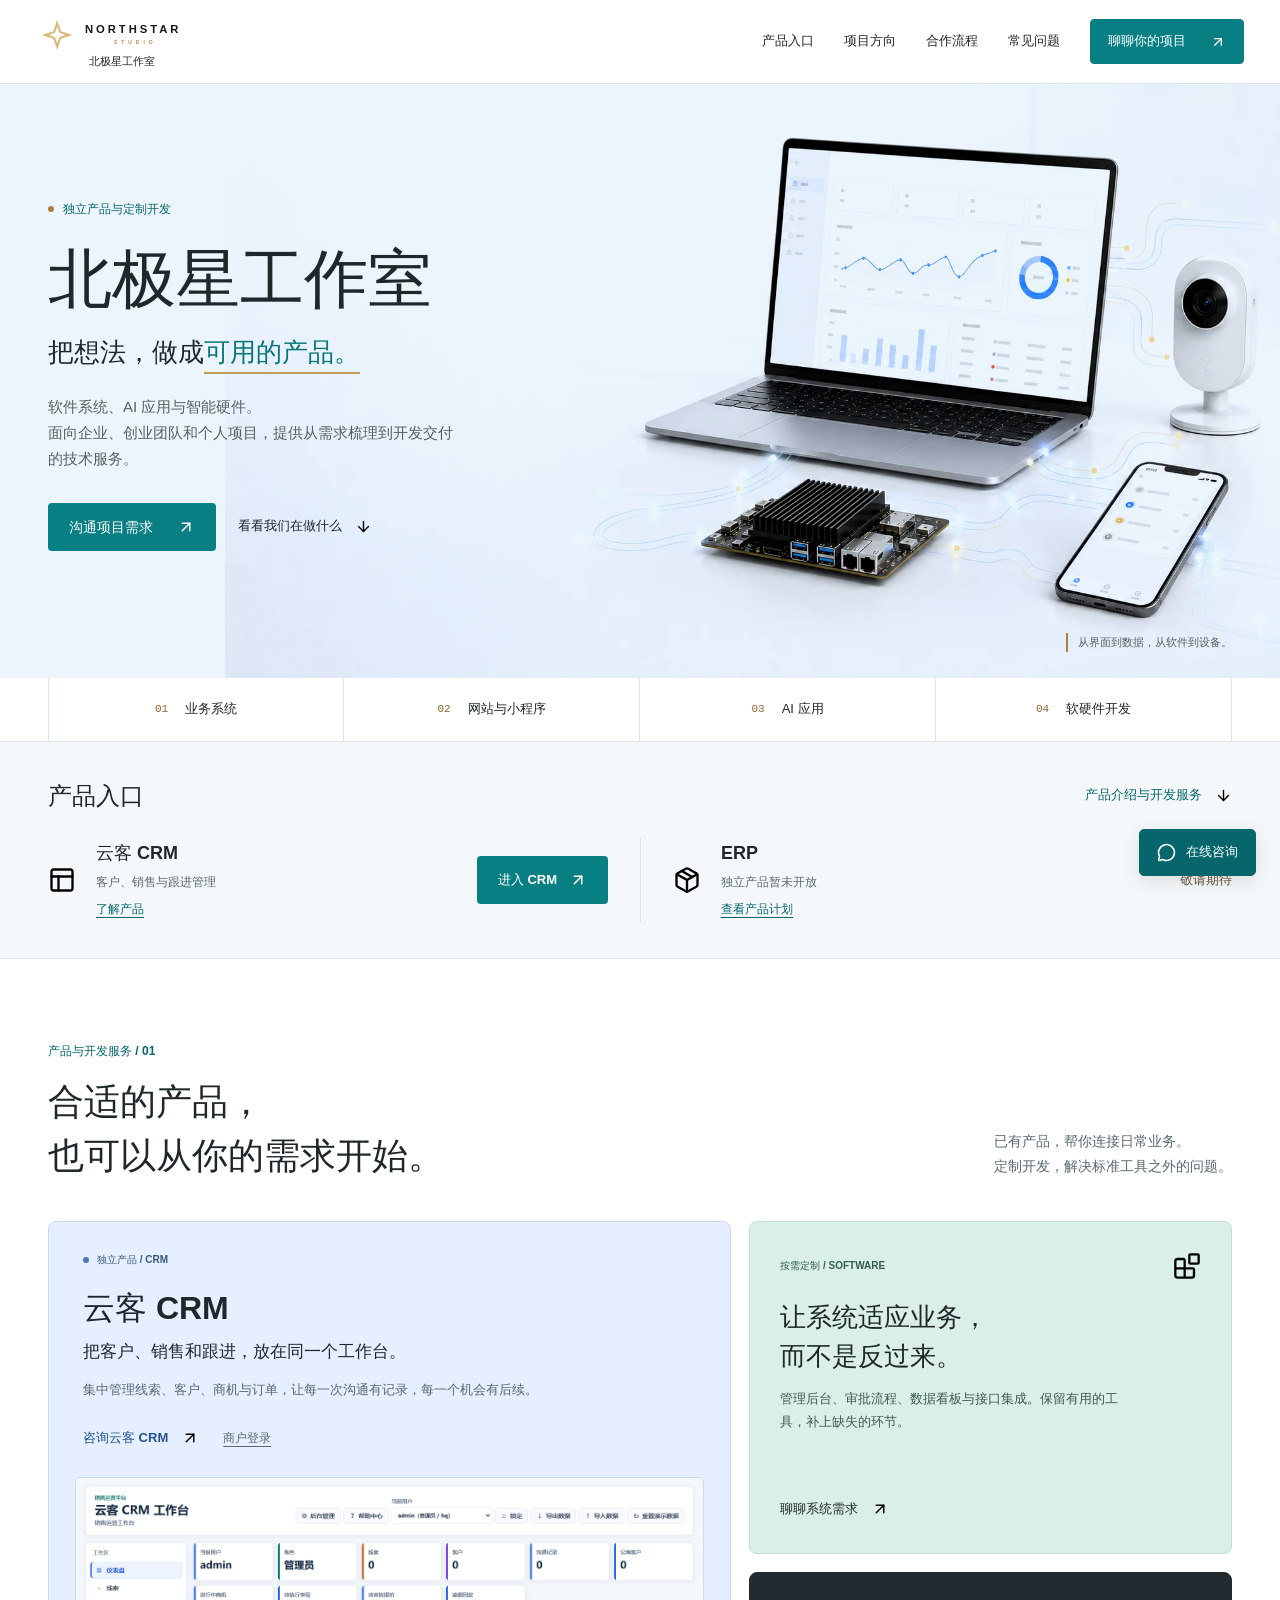
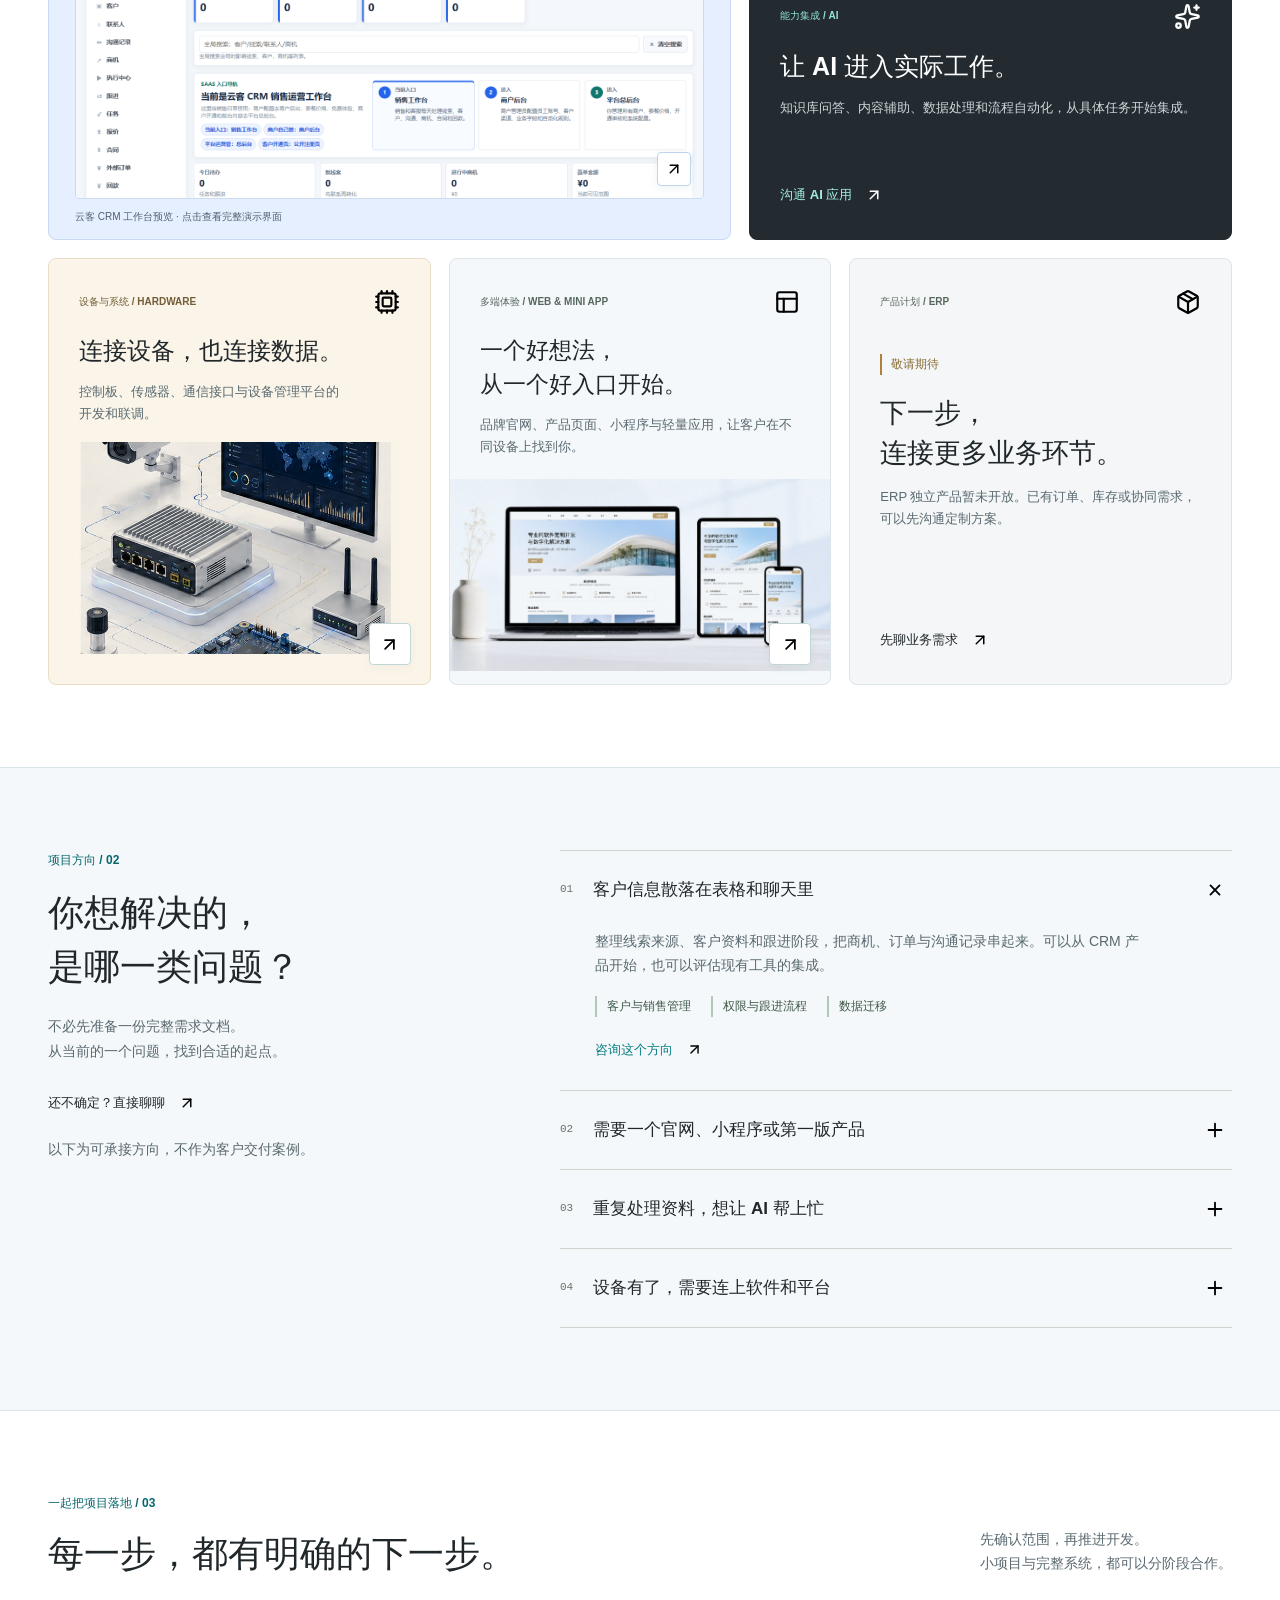
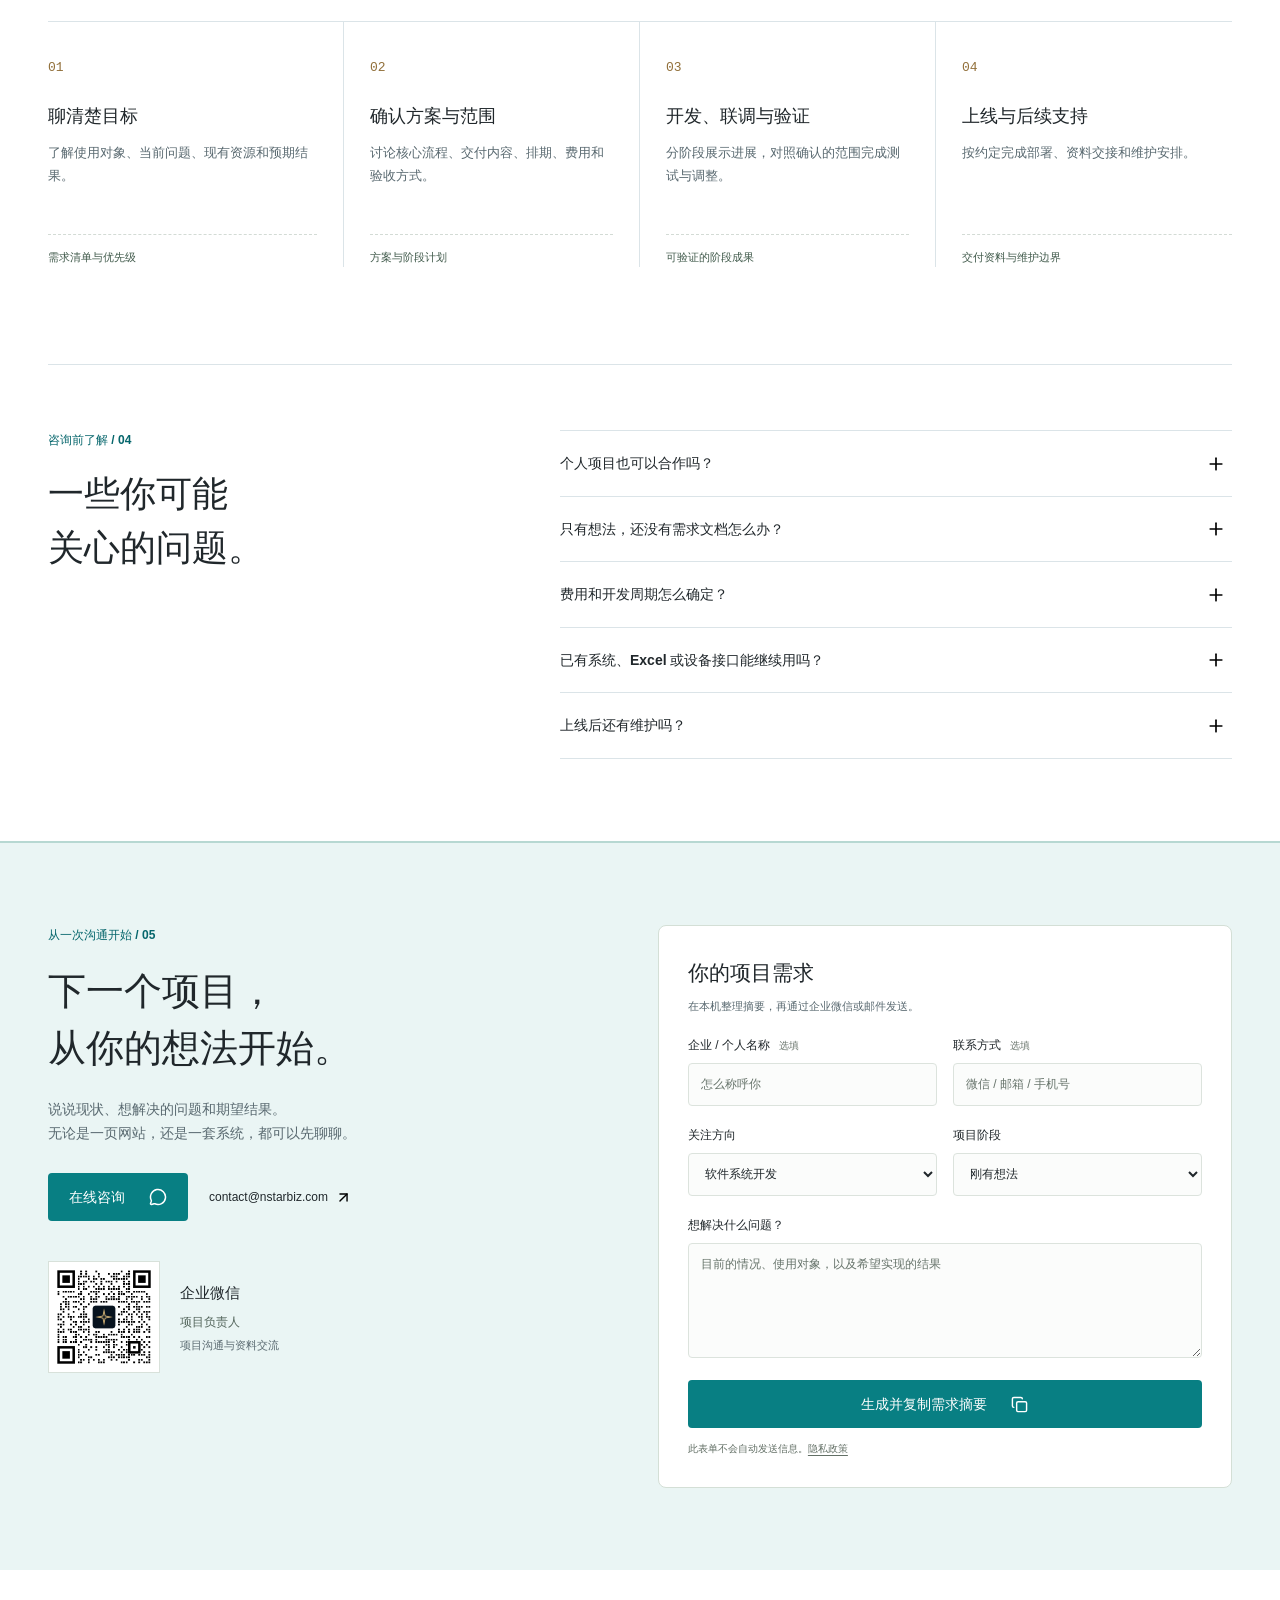
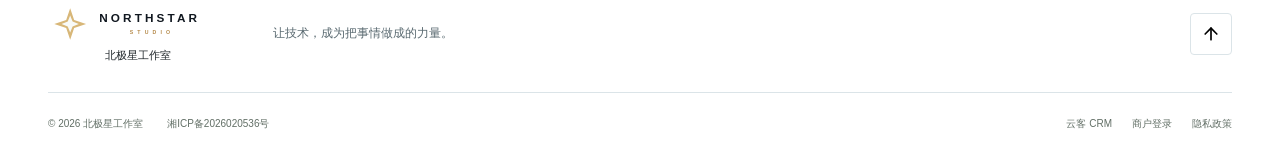
<file: index.html>
<!doctype html>
<html lang="zh-CN">
  <head>
    <meta charset="utf-8" />
    <meta name="viewport" content="width=device-width, initial-scale=1" />
    <meta name="description" content="北极星工作室面向企业、创业团队和个人项目，提供软件定制、网站与小程序、AI 应用和智能硬件联调服务。了解云客 CRM，沟通你的开发需求。" />
    <title>北极星工作室 | 软件定制、AI 与软硬件开发</title>
    <link rel="canonical" href="https://cn.nstarbiz.com/" />
    <meta property="og:locale" content="zh_CN" />
    <meta property="og:type" content="website" />
    <meta property="og:site_name" content="北极星工作室" />
    <meta property="og:title" content="北极星工作室 | 软件定制、AI 与软硬件开发" />
    <meta property="og:description" content="从一个想法到一套可用的产品。软件系统、AI 应用、网站与智能硬件，按真实需求组合开发。" />
    <meta property="og:url" content="https://cn.nstarbiz.com/" />
    <meta property="og:image" content="https://cn.nstarbiz.com/assets/hero-connected-development.webp" />
    <meta property="og:image:width" content="1672" />
    <meta property="og:image:height" content="941" />
    <meta property="og:image:alt" content="软件系统与智能硬件协同开发场景" />
    <meta name="twitter:card" content="summary_large_image" />
    <meta name="theme-color" content="#ffffff" />
    <link rel="icon" href="./assets/brand/northstar-mark.svg?v=20261008-brand-1" type="image/svg+xml" />
    <link rel="stylesheet" href="./home.css?v=20261023-products-1" />
  </head>
  <body>
    <a class="skip-link" href="#main-content">跳到主要内容</a>
    <header class="site-header" data-header>
      <div class="header-inner">
        <a class="brand" href="#top" aria-label="北极星工作室，返回首页">
          <img src="./assets/brand/northstar-logo.svg" alt="Northstar Studio" width="520" height="128" />
          <span>北极星工作室</span>
        </a>
        <nav class="site-nav" id="site-nav" aria-label="主导航">
          <a href="#product-entry">产品入口</a>
          <a href="#solutions">项目方向</a>
          <a href="#delivery">合作流程</a>
          <a href="#faq">常见问题</a>
          <a class="nav-contact" href="#contact">聊聊你的项目 <img src="./assets/icons/arrow-up-right.svg" alt="" width="16" height="16" /></a>
        </nav>
        <button class="nav-toggle icon-button" type="button" aria-expanded="false" aria-controls="site-nav" aria-label="打开导航" title="打开导航">
          <img class="menu-icon" src="./assets/icons/menu.svg" alt="" width="22" height="22" />
          <img class="close-icon" src="./assets/icons/x.svg" alt="" width="22" height="22" />
        </button>
      </div>
    </header>

    <main id="main-content">
      <section class="hero" id="top" aria-labelledby="hero-title">
        <img class="hero-scene" src="./assets/hero-connected-development.webp" alt="笔记本工作台、设备控制板与移动端协同开发场景示意" width="1672" height="941" fetchpriority="high" decoding="async" />
        <div class="shell hero-inner">
          <div class="hero-copy">
            <p class="eyebrow"><span class="status-dot" aria-hidden="true"></span> 独立产品与定制开发</p>
            <h1 id="hero-title">北极星工作室</h1>
            <p class="hero-statement">把想法，做成<span>可用的产品。</span></p>
            <p class="hero-description">软件系统、AI 应用与智能硬件。<br />面向企业、创业团队和个人项目，提供从需求梳理到开发交付的技术服务。</p>
            <div class="hero-actions">
              <a class="button button-primary" href="#contact">沟通项目需求 <img src="./assets/icons/arrow-up-right.svg" alt="" width="18" height="18" /></a>
              <a class="text-link" href="#products">看看我们在做什么 <img src="./assets/icons/arrow-down.svg" alt="" width="17" height="17" /></a>
            </div>
          </div>
          <p class="hero-caption">从界面到数据，从软件到设备。</p>
        </div>
      </section>

      <div class="service-index" aria-label="开发服务范围">
        <div class="shell service-index-inner">
          <a href="#products"><span>01</span> 业务系统</a>
          <a href="#web-service"><span>02</span> 网站与小程序</a>
          <a href="#ai-service"><span>03</span> AI 应用</a>
          <a href="#hardware-service"><span>04</span> 软硬件开发</a>
        </div>
      </div>

      <section class="product-entry" id="product-entry" aria-labelledby="product-entry-title">
        <div class="shell">
          <div class="product-entry-heading">
            <h2 id="product-entry-title">产品入口</h2>
            <a class="text-link" href="#products">产品介绍与开发服务 <img src="./assets/icons/arrow-down.svg" alt="" width="17" height="17" /></a>
          </div>
          <div class="product-entry-list">
            <article class="product-entry-item" aria-labelledby="crm-entry-title">
              <img class="product-entry-icon" src="./assets/icons/panels-top-left.svg" alt="" width="28" height="28" />
              <div class="product-entry-copy"><h3 id="crm-entry-title">云客 CRM</h3><p>客户、销售与跟进管理</p><a class="secondary-link" href="#yunke-crm">了解产品</a></div>
              <a class="button button-primary" href="https://crm.cn.nstarbiz.com/login.html">进入 CRM <img src="./assets/icons/arrow-up-right.svg" alt="" width="18" height="18" /></a>
            </article>
            <article class="product-entry-item" aria-labelledby="erp-entry-title">
              <img class="product-entry-icon" src="./assets/icons/package.svg" alt="" width="28" height="28" />
              <div class="product-entry-copy"><h3 id="erp-entry-title">ERP</h3><p>独立产品暂未开放</p><a class="secondary-link" href="#erp-product">查看产品计划</a></div>
              <span class="product-entry-status">敬请期待</span>
            </article>
          </div>
        </div>
      </section>

      <section class="section products" id="products" aria-labelledby="products-title">
        <div class="shell">
          <div class="section-heading">
            <div><p class="eyebrow">产品与开发服务 / 01</p><h2 id="products-title">合适的产品，<br />也可以从你的需求开始。</h2></div>
            <p>已有产品，帮你连接日常业务。<br />定制开发，解决标准工具之外的问题。</p>
          </div>
          <div class="offer-grid">
            <article class="offer offer-crm" id="yunke-crm">
              <div class="offer-body">
                <div class="offer-label"><span class="status-dot" aria-hidden="true"></span> 独立产品 / CRM</div>
                <h3>云客 CRM</h3>
                <p class="offer-lede">把客户、销售和跟进，放在同一个工作台。</p>
                <p>集中管理线索、客户、商机与订单，让每一次沟通有记录，每一个机会有后续。</p>
                <div class="offer-actions">
                  <button class="text-link" type="button" data-interest="CRM 客户与销售管理">咨询云客 CRM <img src="./assets/icons/arrow-up-right.svg" alt="" width="18" height="18" /></button>
                  <a class="secondary-link" href="https://crm.cn.nstarbiz.com/login.html">商户登录</a>
                </div>
              </div>
              <figure class="crm-preview">
                <a href="./assets/yunke-crm-workbench.png" target="_blank" rel="noopener" aria-label="查看云客 CRM 演示工作台完整大图" title="查看完整工作台">
                  <img class="crm-screen" src="./assets/yunke-crm-workbench.png" alt="云客 CRM 演示工作台：线索、客户、商机和订单管理" width="1440" height="1000" loading="lazy" decoding="async" />
                  <span class="preview-expand" aria-hidden="true"><img src="./assets/icons/arrow-up-right.svg" alt="" width="18" height="18" /></span>
                </a>
                <figcaption>云客 CRM 工作台预览 · 点击查看完整演示界面</figcaption>
              </figure>
            </article>
            <article class="offer offer-software">
              <div class="offer-top"><span class="offer-label">按需定制 / SOFTWARE</span><img src="./assets/icons/blocks.svg" alt="" width="28" height="28" /></div>
              <h3>让系统适应业务，<br />而不是反过来。</h3>
              <p>管理后台、审批流程、数据看板与接口集成。保留有用的工具，补上缺失的环节。</p>
              <button class="text-link" type="button" data-interest="软件系统开发">聊聊系统需求 <img src="./assets/icons/arrow-up-right.svg" alt="" width="18" height="18" /></button>
            </article>
            <article class="offer offer-ai" id="ai-service">
              <div class="offer-top"><span class="offer-label">能力集成 / AI</span><img class="light-icon" src="./assets/icons/sparkles.svg" alt="" width="27" height="27" /></div>
              <h3>让 AI 进入实际工作。</h3>
              <p>知识库问答、内容辅助、数据处理和流程自动化，从具体任务开始集成。</p>
              <button class="text-link" type="button" data-interest="AI 应用开发">沟通 AI 应用 <img class="light-icon" src="./assets/icons/arrow-up-right.svg" alt="" width="18" height="18" /></button>
            </article>
            <article class="offer offer-hardware" id="hardware-service">
              <div class="offer-top"><span class="offer-label">设备与系统 / HARDWARE</span><img src="./assets/icons/cpu.svg" alt="" width="26" height="26" /></div>
              <h3>连接设备，也连接数据。</h3>
              <p>控制板、传感器、通信接口与设备管理平台的开发和联调。</p>
              <img class="hardware-image" src="./assets/service-hardware.webp" alt="控制板、网关与设备管理平台的联调场景示意" width="608" height="863" loading="lazy" decoding="async" />
              <button class="card-action icon-button" type="button" data-interest="智能硬件/设备联调" aria-label="咨询软硬件开发" title="咨询软硬件开发"><img src="./assets/icons/arrow-up-right.svg" alt="" width="21" height="21" /></button>
            </article>
            <article class="offer offer-web" id="web-service">
              <div class="offer-top"><span class="offer-label">多端体验 / WEB &amp; MINI APP</span><img src="./assets/icons/panels-top-left.svg" alt="" width="26" height="26" /></div>
              <h3>一个好想法，<br />从一个好入口开始。</h3>
              <p>品牌官网、产品页面、小程序与轻量应用，让客户在不同设备上找到你。</p>
              <img class="web-image" src="./assets/case-website-hero-v2.jpg" alt="电脑、平板和手机上的响应式官网设计示意" width="1610" height="977" loading="lazy" decoding="async" />
              <button class="card-action icon-button" type="button" data-interest="企业官网/展示页面" aria-label="咨询网站与小程序开发" title="咨询网站与小程序开发"><img src="./assets/icons/arrow-up-right.svg" alt="" width="21" height="21" /></button>
            </article>
            <article class="offer offer-erp" id="erp-product">
              <div class="offer-top"><span class="offer-label">产品计划 / ERP</span><img src="./assets/icons/package.svg" alt="" width="26" height="26" /></div>
              <div class="erp-content"><span class="coming-label">敬请期待</span><h3>下一步，<br />连接更多业务环节。</h3><p>ERP 独立产品暂未开放。已有订单、库存或协同需求，可以先沟通定制方案。</p></div>
              <button class="text-link" type="button" data-interest="软件系统开发">先聊业务需求 <img src="./assets/icons/arrow-up-right.svg" alt="" width="18" height="18" /></button>
            </article>
          </div>
        </div>
      </section>

      <section class="section directions" id="solutions" aria-labelledby="directions-title">
        <div class="shell directions-layout">
          <div class="directions-intro">
            <p class="eyebrow">项目方向 / 02</p>
            <h2 id="directions-title">你想解决的，<br />是哪一类问题？</h2>
            <p>不必先准备一份完整需求文档。<br />从当前的一个问题，找到合适的起点。</p>
            <a class="text-link" href="#contact">还不确定？直接聊聊 <img src="./assets/icons/arrow-up-right.svg" alt="" width="18" height="18" /></a>
            <p class="scenario-note">以下为可承接方向，不作为客户交付案例。</p>
          </div>
          <div class="direction-list" data-exclusive-details>
            <details open>
              <summary><span class="direction-number">01</span><span>客户信息散落在表格和聊天里</span><img class="disclosure-icon" src="./assets/icons/plus.svg" alt="" width="22" height="22" /></summary>
              <div class="direction-content"><p>整理线索来源、客户资料和跟进阶段，把商机、订单与沟通记录串起来。可以从 CRM 产品开始，也可以评估现有工具的集成。</p><ul class="inline-list"><li>客户与销售管理</li><li>权限与跟进流程</li><li>数据迁移</li></ul><button class="text-link" type="button" data-interest="CRM 客户与销售管理">咨询这个方向 <img src="./assets/icons/arrow-up-right.svg" alt="" width="17" height="17" /></button></div>
            </details>
            <details>
              <summary><span class="direction-number">02</span><span>需要一个官网、小程序或第一版产品</span><img class="disclosure-icon" src="./assets/icons/plus.svg" alt="" width="22" height="22" /></summary>
              <div class="direction-content"><p>先明确谁会使用、需要完成什么，再建设清晰的页面和核心流程。企业展示、个人项目、预约服务和轻量业务工具都可以从小范围开始。</p><ul class="inline-list"><li>产品设计</li><li>响应式官网</li><li>小程序与后台</li></ul><button class="text-link" type="button" data-interest="企业官网/展示页面">咨询这个方向 <img src="./assets/icons/arrow-up-right.svg" alt="" width="17" height="17" /></button></div>
            </details>
            <details>
              <summary><span class="direction-number">03</span><span>重复处理资料，想让 AI 帮上忙</span><img class="disclosure-icon" src="./assets/icons/plus.svg" alt="" width="22" height="22" /></summary>
              <div class="direction-content"><p>从资料检索、文档整理或重复操作切入，评估数据来源、模型使用方式和人工确认环节，再接入现有业务流程。</p><ul class="inline-list"><li>知识库问答</li><li>文档与数据处理</li><li>自动化工作流</li></ul><button class="text-link" type="button" data-interest="AI 应用开发">咨询这个方向 <img src="./assets/icons/arrow-up-right.svg" alt="" width="17" height="17" /></button></div>
            </details>
            <details>
              <summary><span class="direction-number">04</span><span>设备有了，需要连上软件和平台</span><img class="disclosure-icon" src="./assets/icons/plus.svg" alt="" width="22" height="22" /></summary>
              <div class="direction-content"><p>梳理已有硬件、协议和接口条件，完成数据采集、控制界面、状态展示与联合验证；具体范围依据设备资料和测试环境确定。</p><ul class="inline-list"><li>设备通信</li><li>控制与监控</li><li>原型验证</li></ul><button class="text-link" type="button" data-interest="智能硬件/设备联调">咨询这个方向 <img src="./assets/icons/arrow-up-right.svg" alt="" width="17" height="17" /></button></div>
            </details>
          </div>
        </div>
      </section>

      <section class="section delivery" id="delivery" aria-labelledby="delivery-title">
        <div class="shell">
          <div class="section-heading"><div><p class="eyebrow">一起把项目落地 / 03</p><h2 id="delivery-title">每一步，都有明确的下一步。</h2></div><p>先确认范围，再推进开发。<br />小项目与完整系统，都可以分阶段合作。</p></div>
          <ol class="process-list">
            <li><span class="process-number">01</span><h3>聊清楚目标</h3><p>了解使用对象、当前问题、现有资源和预期结果。</p><span class="process-output">需求清单与优先级</span></li>
            <li><span class="process-number">02</span><h3>确认方案与范围</h3><p>讨论核心流程、交付内容、排期、费用和验收方式。</p><span class="process-output">方案与阶段计划</span></li>
            <li><span class="process-number">03</span><h3>开发、联调与验证</h3><p>分阶段展示进展，对照确认的范围完成测试与调整。</p><span class="process-output">可验证的阶段成果</span></li>
            <li><span class="process-number">04</span><h3>上线与后续支持</h3><p>按约定完成部署、资料交接和维护安排。</p><span class="process-output">交付资料与维护边界</span></li>
          </ol>
        </div>
      </section>

      <section class="section faq" id="faq" aria-labelledby="faq-title">
        <div class="shell faq-layout">
          <div><p class="eyebrow">咨询前了解 / 04</p><h2 id="faq-title">一些你可能<br />关心的问题。</h2></div>
          <div class="faq-list" data-exclusive-details>
            <details><summary>个人项目也可以合作吗？<img class="disclosure-icon" src="./assets/icons/plus.svg" alt="" width="20" height="20" /></summary><p>可以。企业、创业团队、工作室和个人项目都可以咨询。我们会根据项目目标、预算与时间要求，判断合适的启动范围。</p></details>
            <details><summary>只有想法，还没有需求文档怎么办？<img class="disclosure-icon" src="./assets/icons/plus.svg" alt="" width="20" height="20" /></summary><p>先说明你想解决的问题、谁会使用，以及目前有什么资源。可以先梳理核心流程，或从原型和第一版功能开始。</p></details>
            <details><summary>费用和开发周期怎么确定？<img class="disclosure-icon" src="./assets/icons/plus.svg" alt="" width="20" height="20" /></summary><p>需要结合功能范围、接口与设备条件、设计要求和交付安排评估。明确需求后，再提供对应的工作范围、报价和阶段计划，不采用脱离实际范围的统一价格。</p></details>
            <details><summary>已有系统、Excel 或设备接口能继续用吗？<img class="disclosure-icon" src="./assets/icons/plus.svg" alt="" width="20" height="20" /></summary><p>可以先评估。需要了解数据结构、业务规则、接口权限和设备文档，再确定保留、对接或迁移的部分。</p></details>
            <details><summary>上线后还有维护吗？<img class="disclosure-icon" src="./assets/icons/plus.svg" alt="" width="20" height="20" /></summary><p>可以按项目约定安排问题修复、运行检查、备份、安全更新与功能迭代。服务周期、响应方式和维护范围会在合作时明确。</p></details>
          </div>
        </div>
      </section>

      <section class="section contact" id="contact" aria-labelledby="contact-title">
        <div class="shell contact-layout">
          <div class="contact-copy">
            <p class="eyebrow">从一次沟通开始 / 05</p>
            <h2 id="contact-title">下一个项目，<br />从你的想法开始。</h2>
            <p>说说现状、想解决的问题和期望结果。<br />无论是一页网站，还是一套系统，都可以先聊聊。</p>
            <div class="contact-actions"><button class="button button-primary" type="button" data-crm-chat-open>在线咨询 <img src="./assets/icons/message-circle.svg" alt="" width="18" height="18" /></button><a class="contact-email" href="mailto:contact@nstarbiz.com">contact@nstarbiz.com <img src="./assets/icons/arrow-up-right.svg" alt="" width="17" height="17" /></a></div>
            <div class="wecom-contact"><img src="./assets/wecom-contact-qr.png" alt="添加北极星工作室项目负责人的企业微信二维码" width="400" height="400" loading="lazy" /><div><strong>企业微信</strong><span>项目负责人</span><p>项目沟通与资料交流</p></div></div>
          </div>
          <form class="lead-form" data-lead-form aria-label="项目需求整理工具">
            <div class="form-heading"><h3>你的项目需求</h3><p>在本机整理摘要，再通过企业微信或邮件发送。</p></div>
            <div class="form-row"><label><span>企业 / 个人名称 <small>选填</small></span><input name="company" type="text" placeholder="怎么称呼你" autocomplete="name" maxlength="120" /></label><label><span>联系方式 <small>选填</small></span><input name="contact" type="text" placeholder="微信 / 邮箱 / 手机号" autocomplete="email" maxlength="160" /></label></div>
            <div class="form-row"><label><span>关注方向</span><select name="interest"><option value="软件系统开发">软件系统开发</option><option value="CRM 客户与销售管理">CRM 客户与销售管理</option><option value="企业官网/展示页面">企业官网 / 展示页面</option><option value="小程序/移动端应用">小程序 / 移动端应用</option><option value="AI 应用开发">AI 应用开发</option><option value="智能硬件/设备联调">智能硬件 / 设备联调</option><option value="部署上线与维护">部署上线与维护</option></select></label><label><span>项目阶段</span><select name="stage"><option value="刚有想法">刚有想法</option><option value="已有明确需求">已有明确需求</option><option value="准备近期启动">准备近期启动</option><option value="已有系统需升级">已有系统需升级</option></select></label></div>
            <label><span>想解决什么问题？</span><textarea name="message" rows="4" maxlength="4000" placeholder="目前的情况、使用对象，以及希望实现的结果"></textarea></label>
            <button class="button button-primary form-button" type="submit">生成并复制需求摘要 <img src="./assets/icons/copy.svg" alt="" width="17" height="17" /></button>
            <p class="form-notice">此表单不会自动发送信息。<a href="./privacy.html">隐私政策</a></p>
            <output class="form-output" data-form-output aria-live="polite"></output>
            <a class="mail-action" data-mail-action href="mailto:contact@nstarbiz.com">用邮箱发送这段内容 <img src="./assets/icons/arrow-up-right.svg" alt="" width="16" height="16" /></a>
          </form>
        </div>
      </section>
    </main>

    <footer class="site-footer"><div class="shell footer-main"><a class="footer-brand" href="#top"><img src="./assets/brand/northstar-logo.svg" alt="Northstar Studio" width="520" height="128" /><span>北极星工作室</span></a><p>让技术，成为把事情做成的力量。</p><a class="back-top icon-button" href="#top" aria-label="返回顶部" title="返回顶部"><img src="./assets/icons/arrow-up.svg" alt="" width="20" height="20" /></a></div><div class="shell footer-bottom"><span>© 2026 北极星工作室</span><a href="https://beian.miit.gov.cn/" target="_blank" rel="noopener">湘ICP备2026020536号</a><nav aria-label="页脚导航"><a href="#yunke-crm">云客 CRM</a><a href="https://crm.cn.nstarbiz.com/login.html">商户登录</a><a href="./privacy.html">隐私政策</a></nav></div></footer>

    <aside class="crm-chat" data-crm-chat>
      <section class="crm-chat-panel" id="crm-chat-panel" data-crm-chat-panel role="dialog" aria-labelledby="chat-title" hidden>
        <header class="crm-chat-head"><div><strong id="chat-title">北极星工作室</strong><span>项目咨询</span></div><button class="icon-button" type="button" data-crm-chat-close aria-label="关闭在线咨询" title="关闭在线咨询"><img src="./assets/icons/x.svg" alt="" width="21" height="21" /></button></header>
        <iframe title="北极星工作室在线项目咨询" data-crm-chat-frame data-src="https://crm.cn.nstarbiz.com/chat-widget.html" loading="lazy" referrerpolicy="strict-origin-when-cross-origin"></iframe>
      </section>
      <button class="crm-chat-launcher" type="button" data-crm-chat-launcher aria-controls="crm-chat-panel" aria-expanded="false"><img src="./assets/icons/message-circle.svg" alt="" width="19" height="19" /><span data-crm-chat-label>在线咨询</span></button>
    </aside>
    <script src="./main.js?v=20260727-crm-chat-1" defer></script>
    <script src="./home.js?v=20261020-release-1" defer></script>
  </body>
</html>
</file>
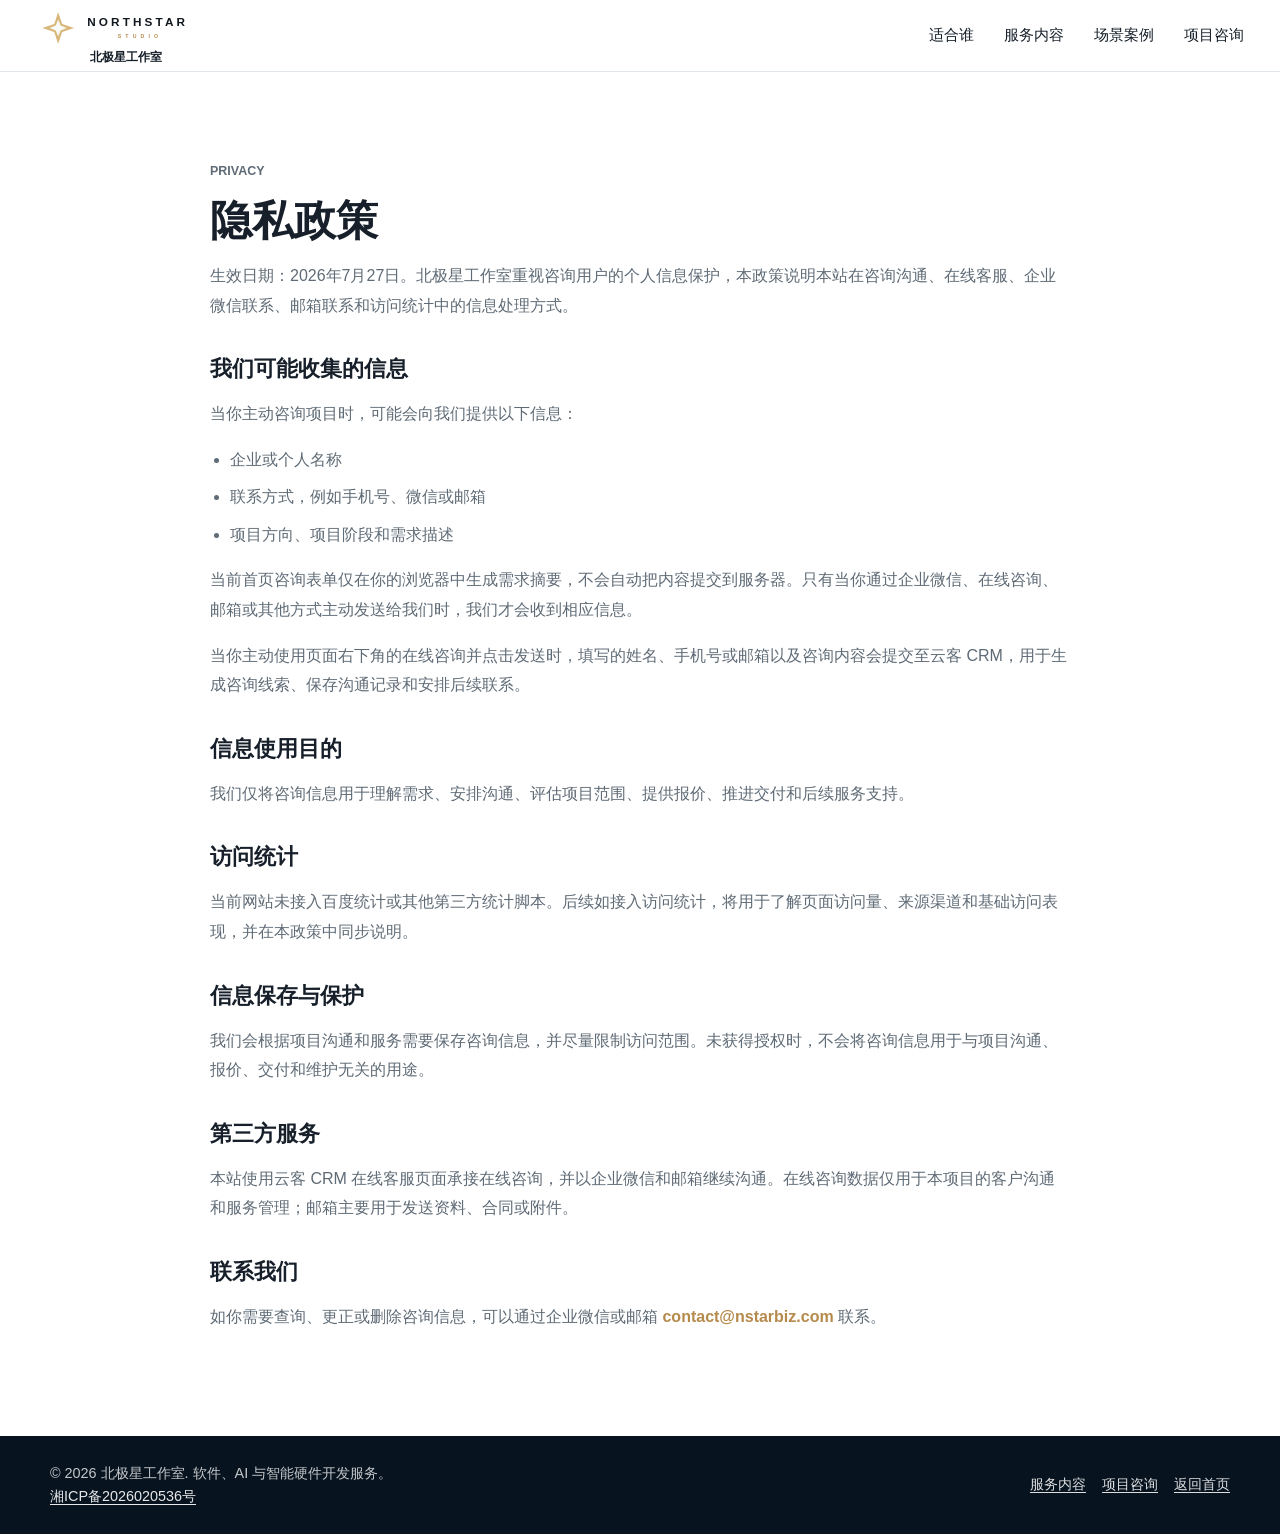
<file: privacy.html>
<!doctype html>
<html lang="zh-CN">
  <head>
    <meta charset="utf-8" />
    <meta name="viewport" content="width=device-width, initial-scale=1" />
    <meta
      name="description"
      content="北极星工作室隐私政策，说明网站咨询表单、企业微信、在线咨询、邮箱和访问统计等信息的处理方式。"
    />
    <title>隐私政策 | 北极星工作室</title>
    <link rel="canonical" href="https://cn.nstarbiz.com/privacy.html" />
    <link rel="icon" href="./assets/brand/northstar-mark.svg?v=20261008-brand-1" type="image/svg+xml" />
    <link rel="stylesheet" href="./styles.css?v=20261008-brand-1" />
  </head>
  <body class="simple-page">
    <header class="site-header" data-header>
      <a class="brand" href="./index.html#top" aria-label="北极星工作室，返回首页">
        <img class="brand-logo" src="./assets/brand/northstar-logo.svg" alt="Northstar Studio" width="520" height="128" />
        <strong class="brand-name">北极星工作室</strong>
      </a>

      <button class="nav-toggle" type="button" aria-expanded="false" aria-controls="site-nav">
        <span class="nav-toggle-line"></span>
        <span class="nav-toggle-line"></span>
        <span class="nav-toggle-line"></span>
        <span class="sr-only">打开导航</span>
      </button>

      <nav class="site-nav" id="site-nav" aria-label="主导航">
        <a href="./index.html#audience">适合谁</a>
        <a href="./index.html#products">服务内容</a>
        <a href="./index.html#cases">场景案例</a>
        <a href="./index.html#contact">项目咨询</a>
      </nav>
    </header>

    <main class="legal-page">
      <section class="section">
        <div class="section-shell legal-content">
          <p class="section-kicker">Privacy</p>
          <h1>隐私政策</h1>
          <p>
            生效日期：2026年7月27日。北极星工作室重视咨询用户的个人信息保护，本政策说明本站在咨询沟通、在线客服、企业微信联系、邮箱联系和访问统计中的信息处理方式。
          </p>

          <h2>我们可能收集的信息</h2>
          <p>当你主动咨询项目时，可能会向我们提供以下信息：</p>
          <ul>
            <li>企业或个人名称</li>
            <li>联系方式，例如手机号、微信或邮箱</li>
            <li>项目方向、项目阶段和需求描述</li>
          </ul>
          <p>
            当前首页咨询表单仅在你的浏览器中生成需求摘要，不会自动把内容提交到服务器。只有当你通过企业微信、在线咨询、邮箱或其他方式主动发送给我们时，我们才会收到相应信息。
          </p>
          <p>
            当你主动使用页面右下角的在线咨询并点击发送时，填写的姓名、手机号或邮箱以及咨询内容会提交至云客 CRM，用于生成咨询线索、保存沟通记录和安排后续联系。
          </p>

          <h2>信息使用目的</h2>
          <p>我们仅将咨询信息用于理解需求、安排沟通、评估项目范围、提供报价、推进交付和后续服务支持。</p>

          <h2>访问统计</h2>
          <p>
            当前网站未接入百度统计或其他第三方统计脚本。后续如接入访问统计，将用于了解页面访问量、来源渠道和基础访问表现，并在本政策中同步说明。
          </p>

          <h2>信息保存与保护</h2>
          <p>
            我们会根据项目沟通和服务需要保存咨询信息，并尽量限制访问范围。未获得授权时，不会将咨询信息用于与项目沟通、报价、交付和维护无关的用途。
          </p>

          <h2>第三方服务</h2>
          <p>
            本站使用云客 CRM 在线客服页面承接在线咨询，并以企业微信和邮箱继续沟通。在线咨询数据仅用于本项目的客户沟通和服务管理；邮箱主要用于发送资料、合同或附件。
          </p>

          <h2>联系我们</h2>
          <p>
            如你需要查询、更正或删除咨询信息，可以通过企业微信或邮箱
            <a href="mailto:contact@nstarbiz.com">contact@nstarbiz.com</a>
            联系。
          </p>
        </div>
      </section>
    </main>

    <footer class="site-footer">
      <div class="section-shell footer-inner">
        <div>
          <p>© 2026 北极星工作室. 软件、AI 与智能硬件开发服务。</p>
          <p>
            <a href="https://beian.miit.gov.cn/" target="_blank" rel="noopener">湘ICP备2026020536号</a>
          </p>
        </div>
        <nav class="footer-links" aria-label="页脚导航">
          <a href="./index.html#products">服务内容</a>
          <a href="./index.html#contact">项目咨询</a>
          <a href="./index.html">返回首页</a>
        </nav>
      </div>
    </footer>

    <script src="./main.js"></script>
  </body>
</html>
</file>
<file: home.css>
:root {
  color-scheme: light;
  --ink: #20272b;
  --muted: #596970;
  --green: #087f83;
  --green-dark: #06666c;
  --gold: #ad803c;
  --line: #dbe4e8;
  --paper: #f5f8fa;
  --radius: 8px;
  font-family: "Microsoft YaHei", "PingFang SC", "Noto Sans CJK SC", Arial, sans-serif;
  font-synthesis: none;
}
* { box-sizing: border-box; }
html { scroll-behavior: smooth; scroll-padding-top: 100px; }
body { margin: 0; color: var(--ink); background: #fff; line-height: 1.75; letter-spacing: 0; }
body.nav-open { overflow: hidden; }
h1, h2, h3, p, figure { margin: 0; }
h1, h2, h3 { font-weight: 700; text-wrap: balance; }
a { color: inherit; text-decoration: none; }
button, input, textarea, select { font: inherit; }
button { color: inherit; }
button, summary, a { -webkit-tap-highlight-color: transparent; }
button { cursor: pointer; }
img { display: block; max-width: 100%; }
button:disabled { cursor: wait; }
:focus-visible { outline: 3px solid #a57c36; outline-offset: 5px; }
[hidden] { display: none !important; }
.shell { width: min(1224px, calc(100% - 96px)); margin-inline: auto; }
.section { padding-block: 82px; }
.eyebrow { display: flex; align-items: center; gap: 9px; color: var(--green-dark); font-size: 12px; font-weight: 600; }
.status-dot { display: inline-block; flex: 0 0 6px; width: 6px; height: 6px; border-radius: 50%; background: var(--green); }
.skip-link { position: fixed; top: -100px; left: 20px; z-index: 100; padding: 10px 18px; color: #fff; background: var(--green); }
.skip-link:focus { top: 12px; }
.site-header { position: sticky; top: 0; z-index: 40; height: 84px; border-bottom: 1px solid var(--line); background: rgba(255, 255, 255, .94); }
@supports (backdrop-filter: blur(16px)) { .site-header { backdrop-filter: blur(16px); } }
.header-inner { display: flex; align-items: center; justify-content: space-between; gap: 28px; width: min(1344px, calc(100% - 72px)); height: 100%; margin: auto; }
.brand { display: flex; flex-direction: column; align-items: center; flex-shrink: 0; line-height: 1.25; }
.brand img { width: 172px; height: auto; aspect-ratio: 520 / 128; }
.brand span { margin-top: -1px; font-size: 11px; font-weight: 600; }
.site-nav { display: flex; align-items: center; gap: 30px; font-size: 13px; }
.site-nav > a:not(.nav-contact) { padding-block: 12px; }
.site-nav a:hover { color: var(--green); }
.nav-contact { display: inline-flex; align-items: center; gap: 24px; padding: 10px 17px; border: 1px solid var(--green); border-radius: 4px; background: var(--green); color: #fff; transition: background .18s ease; }
.nav-contact > img { filter: invert(1); }
.site-nav .nav-contact:hover { background: var(--green-dark); color: #fff; }
.icon-button { display: inline-flex; align-items: center; justify-content: center; flex-shrink: 0; width: 42px; height: 42px; padding: 0; border: 1px solid var(--line); border-radius: 4px; background: #fff; }
.nav-toggle { display: none; }
.close-icon { display: none; }
.nav-toggle[aria-expanded="true"] .close-icon { display: block; }
.nav-toggle[aria-expanded="true"] .menu-icon { display: none; }
.hero { position: relative; isolation: isolate; height: 594px; background: #edf5fc; }
.hero-scene { position: absolute; z-index: -1; inset: 0; width: 100%; height: 100%; object-fit: contain; object-position: right center; mix-blend-mode: multiply; filter: contrast(1.07) saturate(1.16); }
.hero-inner { position: relative; display: flex; align-items: center; height: 100%; }
.hero-copy { width: 48%; max-width: 550px; padding-bottom: 12px; }
.hero-copy .eyebrow { margin-bottom: 19px; }
.hero-copy .status-dot { background: var(--gold); }
h1 { font-size: 64px; line-height: 1.25; }
.hero-statement { margin-top: 14px; font-size: 26px; font-weight: 600; line-height: 1.5; }
.hero-statement > span { color: #08757b; border-bottom: 2px solid #c59d5b; padding-bottom: 5px; white-space: nowrap; }
.hero-description { max-width: 410px; margin-top: 22px; color: #56615f; font-size: 15px; }
.hero-actions { display: flex; flex-wrap: wrap; align-items: center; gap: 22px; margin-top: 30px; }
.button { display: inline-flex; align-items: center; justify-content: center; gap: 24px; min-height: 48px; padding: 11px 20px; border: 1px solid transparent; border-radius: 4px; font-size: 14px; font-weight: 600; transition: background .18s ease, border-color .18s ease; }
.button-primary { color: #fff; background: var(--green); }
.button-primary > img { filter: invert(1); }
.button-primary:hover { background: var(--green-dark); }
.text-link { display: inline-flex; align-items: center; justify-content: flex-start; gap: 13px; width: fit-content; min-height: 28px; padding: 2px 0; border: 0; border-bottom: 1px solid transparent; background: none; color: inherit; font-size: 13px; font-weight: 600; line-height: 1.7; }
.text-link:hover { border-bottom-color: currentColor; }
.hero-caption { position: absolute; bottom: 26px; right: 0; padding-left: 10px; border-left: 2px solid var(--gold); color: #56615f; font-size: 11px; }
.service-index { border-bottom: 1px solid var(--line); background: #fff; }
.service-index-inner { display: grid; grid-template-columns: repeat(4, minmax(0, 1fr)); }
.service-index a { display: flex; justify-content: center; align-items: center; gap: 17px; padding-block: 20px; border-right: 1px solid var(--line); font-size: 13px; }
.service-index a:first-child { border-left: 1px solid var(--line); }
.service-index a:hover { background: var(--paper); }
.service-index a span { color: #8d662f; font: 11px/1.5 Consolas, monospace; }
.section-heading { display: flex; align-items: flex-end; justify-content: space-between; gap: 48px; margin-bottom: 38px; }
h2 { font-size: 36px; line-height: 1.5; }
.section-heading .eyebrow { margin-bottom: 13px; }
.section-heading > p { max-width: 350px; padding-bottom: 5px; color: var(--muted); font-size: 14px; }
.product-entry { padding-block: 36px; border-bottom: 1px solid var(--line); background: var(--paper); }
.product-entry-heading { display: flex; flex-wrap: wrap; align-items: center; justify-content: space-between; gap: 12px 24px; margin-bottom: 24px; }
.product-entry-heading h2 { font-size: 24px; }
.product-entry-heading .text-link { color: var(--green-dark); }
.product-entry-list { display: grid; grid-template-columns: repeat(2, minmax(0, 1fr)); }
.product-entry-item { display: flex; align-items: center; gap: 20px; min-width: 0; padding-right: 32px; }
.product-entry-item + .product-entry-item { padding-right: 0; padding-left: 32px; border-left: 1px solid var(--line); }
.product-entry-icon { flex: 0 0 28px; }
.product-entry-copy { min-width: 0; }
.product-entry-copy h3 { font-size: 18px; }
.product-entry-copy p { margin-top: 3px; color: var(--muted); font-size: 12px; }
.product-entry-copy .secondary-link { display: inline-block; margin-top: 6px; color: var(--green-dark); font-size: 12px; text-decoration: underline; text-underline-offset: 4px; }
.product-entry-item .button { flex-shrink: 0; gap: 12px; margin-left: auto; font-size: 13px; }
.product-entry-status { flex-shrink: 0; margin-left: auto; color: #6b5838; font-size: 13px; }
.offer-grid { display: grid; grid-template-columns: repeat(12, minmax(0, 1fr)); gap: 18px; }
.offer { position: relative; min-width: 0; padding: 30px; border: 1px solid var(--line); border-radius: var(--radius); overflow: hidden; transition: border-color .2s ease; }
.offer:hover { border-color: #75aaa9; }
.offer h3 { margin-top: 18px; font-size: 24px; line-height: 1.5; }
.offer p { margin-top: 12px; color: var(--muted); font-size: 13px; }
.offer-label { color: #56685e; font-size: 10px; font-weight: 600; line-height: 1.6; }
.offer-top { display: flex; justify-content: space-between; align-items: center; gap: 14px; }
.offer .text-link { margin-top: 23px; }
.offer-crm { display: flex; flex-direction: column; grid-column: span 7; grid-row: span 2; padding: 0; background: #e5efff; border-color: #c8d9f1; }
.offer-crm .offer-label { color: #365782; }
.offer-crm .status-dot { background: #4777bc; }
.offer-body { padding: 30px 34px 0; }
.offer-body .offer-label { display: flex; align-items: center; gap: 8px; }
.offer-crm h3 { margin-top: 16px; font-size: 32px; }
.offer-crm .offer-lede { margin-top: 5px; color: var(--ink); font-size: 17px; }
.offer-crm .offer-body > p:not(.offer-lede) { max-width: 460px; }
.offer-actions { display: flex; align-items: baseline; flex-wrap: wrap; gap: 24px; color: #24548f; }
.offer-actions .secondary-link { color: var(--muted); font-size: 12px; text-decoration: underline; text-underline-offset: 4px; }
.crm-preview { margin: 24px 26px 0; }
.crm-preview > a { position: relative; display: block; aspect-ratio: 16 / 8.2; overflow: hidden; border: 1px solid #cbdcf1; border-radius: 4px; background: #fff; }
.crm-preview .crm-screen { width: 100%; height: auto; aspect-ratio: 1440 / 1000; }
.preview-expand { position: absolute; bottom: 12px; right: 12px; display: grid; place-items: center; width: 34px; height: 34px; border: 1px solid #bed4ef; border-radius: 4px; background: #fff; box-shadow: 0 2px 8px #24466912; }
.crm-preview > a:hover .preview-expand { background: #deedf9; }
.crm-preview figcaption { padding-block: 9px 13px; color: #52616b; font-size: 10px; }
.offer-software { grid-column: span 5; background: #daf0e6; border-color: #c1dfd2; }
.offer-software .offer-label { color: #345b4c; }
.offer-software p { max-width: 360px; color: #3e5b50; }
.offer-software h3 { font-size: 26px; }
.offer-software, .offer-ai { display: flex; flex-direction: column; align-items: flex-start; }
.offer-software .offer-top, .offer-ai .offer-top { width: 100%; }
.offer-software .text-link, .offer-ai .text-link { margin-top: auto; padding-top: 20px; }
.offer-ai { grid-column: span 5; color: #fff; background: #232b30; border-color: #232b30; }
.offer-ai .offer-label { color: #95e4d7; }
.offer-ai p { color: #ccd8db; }
.offer-ai .text-link { color: #a2eee0; }
.offer-ai h3 { font-size: 25px; }
.light-icon { filter: invert(1); }
.offer-hardware, .offer-web, .offer-erp { grid-column: span 4; min-height: 420px; }
.offer-hardware { background: #fbf5e9; border-color: #e9ddc8; }
.offer-hardware .offer-label { color: #735d38; }
.offer-hardware > p { max-width: 265px; }
.hardware-image { width: 100%; height: 212px; margin-top: 16px; object-fit: cover; object-position: 50% 56%; mix-blend-mode: multiply; }
.offer-web { background: #f5f8fb; }
.offer-web h3 { font-size: 23px; }
.web-image { width: calc(100% + 60px); max-width: none; height: 192px; margin: 20px -30px -30px; object-fit: cover; object-position: 50% 58%; mix-blend-mode: multiply; }
.card-action { position: absolute; z-index: 1; right: 19px; bottom: 19px; border-color: #c0d6d7; box-shadow: 0 3px 12px #1528210a; }
.card-action:hover { background: #d6f0ee; }
.offer-erp { display: flex; flex-direction: column; align-items: flex-start; background: #f4f6f7; }
.offer-erp .offer-top { width: 100%; }
.erp-content { margin-top: 34px; }
.coming-label { display: inline-block; padding-left: 9px; border-left: 2px solid var(--gold); color: #8a6b37; font-size: 12px; }
.offer-erp h3 { margin-top: 16px; font-size: 27px; }
.offer-erp .text-link { margin-top: auto; padding-top: 24px; }
.directions { background: var(--paper); border-block: 1px solid var(--line); }
.directions-layout { display: grid; grid-template-columns: .9fr 1.4fr; gap: 80px; }
.directions-intro h2 { margin-top: 15px; }
.directions-intro > p:not(.eyebrow) { margin-top: 20px; color: var(--muted); font-size: 14px; }
.directions-intro .text-link { margin-top: 26px; }
.directions-intro .scenario-note { margin-top: 35px; font-size: 11px; color: #65726b; }
.direction-list { border-top: 1px solid #ccd5ce; }
details { border-bottom: 1px solid #ccd5ce; }
summary { display: flex; align-items: center; gap: 20px; padding-block: 24px; list-style: none; cursor: pointer; font-size: 17px; font-weight: 600; }
summary::-webkit-details-marker { display: none; }
summary:hover { color: var(--green); }
.direction-number { align-self: flex-start; padding-top: 4px; color: #647469; font: 11px/1.9 Consolas, monospace; }
summary > span:not(.direction-number) { flex: 1; }
.disclosure-icon { flex-shrink: 0; margin-left: auto; margin-right: 6px; transition: transform .2s ease; }
details[open] .disclosure-icon { transform: rotate(45deg); }
.direction-content { padding: 0 35px 26px; }
.direction-content > p { max-width: 550px; color: var(--muted); font-size: 14px; }
.inline-list { display: flex; flex-wrap: wrap; gap: 9px 20px; margin: 18px 0; padding: 0; list-style: none; color: #3f5949; font-size: 12px; }
.inline-list li { padding-left: 10px; border-left: 2px solid #b3c7b8; }
.direction-content .text-link { color: var(--green); }
.process-list { display: grid; grid-template-columns: repeat(4, minmax(0, 1fr)); margin: 40px 0 0; padding: 0; list-style: none; border-top: 1px solid var(--line); }
.process-list li { position: relative; padding: 30px 26px 0; border-right: 1px solid var(--line); }
.process-list li:first-child { padding-left: 0; }
.process-list li:last-child { padding-right: 0; border-right: 0; }
.process-number { color: #916f39; font: 13px/1.5 Consolas, monospace; }
.process-list h3 { margin-top: 21px; font-size: 18px; }
.process-list p { min-height: 72px; margin-top: 10px; color: var(--muted); font-size: 13px; }
.process-output { display: block; margin-top: 20px; padding-top: 13px; border-top: 1px dashed #d3dbd5; color: #405a4b; font-size: 11px; }
.faq { padding-top: 15px; }
.faq-layout { display: grid; grid-template-columns: .9fr 1.4fr; gap: 80px; padding-top: 65px; border-top: 1px solid var(--line); }
.faq h2 { margin-top: 16px; }
.faq-list { border-top: 1px solid var(--line); }
.faq-list details { border-color: var(--line); }
.faq-list summary { padding-block: 20px; font-size: 14px; }
.faq-list details > p { padding: 0 32px 22px 0; color: var(--muted); font-size: 13px; }
.contact { background: #eaf5f4; border-top: 2px solid #b7d8d2; }
.contact-layout { display: grid; grid-template-columns: 1fr 1.1fr; align-items: start; gap: 88px; }
.contact-copy h2 { margin-top: 17px; font-size: 38px; }
.contact-copy > p:not(.eyebrow) { margin-top: 20px; color: var(--muted); font-size: 14px; }
.contact-actions { display: flex; align-items: center; flex-wrap: wrap; gap: 21px; margin-top: 27px; }
.contact-email { display: inline-flex; align-items: center; gap: 7px; overflow-wrap: anywhere; font-size: 12px; }
.contact-email:hover { text-decoration: underline; }
.wecom-contact { display: flex; align-items: center; gap: 20px; margin-top: 40px; }
.wecom-contact > img { width: 112px; height: 112px; padding: 5px; border: 1px solid #d8e1da; background: #fff; }
.wecom-contact strong, .wecom-contact span { display: block; }
.wecom-contact strong { font-size: 15px; }
.wecom-contact span { margin-top: 6px; color: #52645a; font-size: 12px; }
.wecom-contact p { margin-top: 3px; color: var(--muted); font-size: 11px; }
.lead-form { min-width: 0; padding: 29px; border: 1px solid #d4dfd6; border-radius: var(--radius); background: #fff; }
.form-heading h3 { font-size: 21px; }
.form-heading > p { margin-top: 5px; color: var(--muted); font-size: 11px; }
.form-row { display: grid; grid-template-columns: repeat(2, minmax(0, 1fr)); gap: 16px; }
.lead-form label { display: flex; flex-direction: column; min-width: 0; gap: 7px; margin-top: 19px; font-size: 12px; }
.lead-form label small { margin-left: 6px; color: #68746b; font-size: 10px; }
input, select, textarea { width: 100%; min-width: 0; padding: 10px 12px; border: 1px solid #dce3dd; border-radius: 4px; background: #fbfcfb; color: var(--ink); font-size: 12px; }
input, select { min-height: 43px; }
textarea { resize: vertical; min-height: 115px; }
input::placeholder, textarea::placeholder { color: #67746b; }
.form-button { width: 100%; margin-top: 22px; }
.form-notice { margin-top: 12px; color: #626f65; font-size: 10px; }
.form-notice a { text-decoration: underline; text-underline-offset: 3px; }
.form-output { display: none; max-width: 100%; margin-top: 18px; padding-top: 16px; border-top: 1px solid var(--line); color: #42584a; font-size: 12px; overflow-wrap: anywhere; white-space: pre-wrap; }
.form-output.is-visible { display: block; }
.mail-action { display: none; align-items: center; gap: 8px; width: fit-content; margin-top: 16px; color: var(--green-dark); font-size: 12px; text-decoration: underline; text-underline-offset: 4px; }
.mail-action.is-visible { display: inline-flex; }
.site-footer { padding-top: 32px; background: #fff; }
.footer-main { display: flex; align-items: center; gap: 45px; padding-bottom: 26px; }
.footer-brand { display: flex; flex-direction: column; align-items: center; }
.footer-brand img { width: 180px; height: auto; aspect-ratio: 520 / 128; }
.footer-brand span { font-size: 11px; }
.footer-main > p { color: var(--muted); font-size: 12px; }
.back-top { margin-left: auto; }
.footer-bottom { display: flex; flex-wrap: wrap; align-items: center; gap: 12px 24px; padding-block: 22px; border-top: 1px solid var(--line); color: #626f66; font-size: 10px; }
.footer-bottom nav { display: flex; flex-wrap: wrap; gap: 20px; margin-left: auto; }
.footer-bottom a:hover { color: var(--green); }
.crm-chat { position: fixed; bottom: 24px; right: 24px; z-index: 60; }
.crm-chat-launcher { display: flex; align-items: center; justify-content: center; gap: 10px; min-height: 47px; padding: 10px 17px; border: 1px solid var(--green-dark); border-radius: 5px; background: var(--green-dark); color: #fff; font-size: 13px; box-shadow: 0 5px 18px #1b302321; }
.crm-chat-launcher > img { filter: invert(1); }
.crm-chat-launcher:hover { background: var(--green); }
.crm-chat.is-over-contact:not(.is-open) .crm-chat-launcher { visibility: hidden; pointer-events: none; }
.crm-chat-panel { position: absolute; right: 0; bottom: 61px; display: flex; flex-direction: column; width: min(390px, calc(100vw - 32px)); height: min(600px, calc(100dvh - 170px)); min-height: 240px; border: 1px solid #cbd9ce; border-radius: 8px; overflow: hidden; background: #fff; box-shadow: 0 12px 48px #16362426; }
.crm-chat-head { display: flex; align-items: center; justify-content: space-between; flex-shrink: 0; gap: 14px; padding: 13px 16px; border-bottom: 1px solid var(--line); }
.crm-chat-head strong { font-size: 14px; }
.crm-chat-head span { display: block; color: var(--muted); font-size: 10px; }
.crm-chat-head .icon-button { width: 33px; height: 33px; border: 0; }
.crm-chat-panel iframe { display: block; width: 100%; min-height: 0; flex: 1; border: 0; }
@media (min-width: 1600px) {
  .hero { height: 650px; }
  .hero-scene { object-position: right center; }
}
@media (max-width: 1100px) {
  .shell { width: calc(100% - 64px); }
  .site-nav { gap: 22px; }
  .hero { height: 560px; }
  h1 { font-size: 52px; }
  .hero-statement { font-size: 23px; }
  .hero-description { max-width: 330px; font-size: 14px; }
  .hero-actions { gap: 18px; }
  .hero-copy { width: 47%; }
  .hero-scene { object-position: right center; }
  .offer { padding: 25px; }
  .offer-crm { padding: 0; }
  .offer-body { padding: 25px 25px 0; }
  .offer h3 { font-size: 22px; }
  .offer-crm h3 { font-size: 30px; }
  .offer-crm .offer-lede { font-size: 15px; }
  .offer-software h3 { font-size: 24px; }
  .offer-web h3 { font-size: 22px; }
  .offer-erp h3 { font-size: 25px; }
  .web-image { width: calc(100% + 50px); margin-inline: -25px; }
  .directions-layout, .faq-layout { gap: 48px; }
  .contact-layout { gap: 48px; }
  .contact-copy h2 { font-size: 32px; }
}
@media (max-width: 800px) {
  .product-entry-list { grid-template-columns: minmax(0, 1fr); }
  .product-entry-item { padding: 0 0 22px; }
  .product-entry-item + .product-entry-item { padding: 22px 0 0; border-left: 0; border-top: 1px solid var(--line); }
  .section { padding-block: 64px; }
  .site-header { height: 76px; }
  .header-inner { width: calc(100% - 40px); }
  .brand img { width: 160px; }
  .brand span { font-size: 10px; }
  .nav-toggle { display: inline-flex; }
  .site-nav { position: absolute; left: 0; right: 0; top: 75px; display: none; align-items: stretch; gap: 0; max-height: calc(100dvh - 76px); overflow-y: auto; padding: 14px 24px 24px; border-bottom: 1px solid var(--line); background: #fff; font-size: 15px; }
  .site-nav.is-open { display: flex; flex-direction: column; }
  .site-nav > a:not(.nav-contact) { padding-block: 15px; border-bottom: 1px solid var(--line); }
  .site-nav .nav-contact { justify-content: space-between; margin-top: 20px; padding: 13px 16px; }
  .hero { height: 540px; }
  .hero-copy { width: 55%; }
  h1 { font-size: 44px; }
  .hero-statement { font-size: 21px; }
  .hero-description { max-width: 290px; font-size: 13px; }
  .hero-scene { object-position: right center; }
  .hero-actions { align-items: flex-start; flex-direction: column; gap: 18px; }
  .hero-caption { font-size: 10px; }
  h2 { font-size: 30px; }
  .section-heading { gap: 30px; }
  .section-heading > p { max-width: 260px; font-size: 12px; }
  .offer-grid { grid-template-columns: repeat(2, minmax(0, 1fr)); gap: 15px; }
  .offer-crm { grid-column: 1 / -1; grid-row: auto; display: grid; grid-template-columns: 1fr 1fr; align-items: center; padding: 26px; }
  .offer-body { padding: 0; }
  .crm-preview { margin: 0 0 0 22px; }
  .crm-preview > a { aspect-ratio: 1440 / 1000; }
  .offer-software, .offer-ai, .offer-hardware, .offer-web, .offer-erp { grid-column: span 1; }
  .offer-hardware, .offer-web { min-height: 430px; }
  .offer-erp { grid-column: 1 / -1; min-height: 0; }
  .offer-erp .erp-content { margin-top: 24px; }
  .offer-erp h3 br { display: none; }
  .offer-erp p { max-width: 500px; }
  .directions-layout, .faq-layout { grid-template-columns: 1fr; gap: 30px; }
  .directions-intro h2 br, .faq h2 br { display: none; }
  .directions-intro .scenario-note { margin-top: 16px; }
  .process-list { grid-template-columns: repeat(2, minmax(0, 1fr)); gap: 30px 0; }
  .process-list li:nth-child(2) { border-right: 0; padding-right: 0; }
  .process-list li:nth-child(3) { padding-left: 0; }
  .faq { padding-top: 0; }
  .faq-layout { padding-top: 45px; }
  .contact-layout { grid-template-columns: 1fr; gap: 38px; }
  .contact-copy h2 br { display: none; }
  .contact-copy > p br { display: none; }
  .wecom-contact { margin-top: 26px; }
}
@media (max-width: 560px) {
  .product-entry { padding-block: 28px; }
  .product-entry-heading { margin-bottom: 22px; }
  .product-entry-heading h2 { font-size: 22px; }
  .product-entry-heading .text-link { font-size: 12px; }
  .product-entry-item { flex-wrap: wrap; gap: 12px; }
  .product-entry-icon { flex-basis: 24px; width: 24px; height: 24px; }
  .product-entry-copy { flex: 1; }
  .product-entry-item .button { min-height: 44px; padding-inline: 12px; gap: 8px; font-size: 12px; }
  .product-entry-status { font-size: 12px; }
  html { scroll-padding-top: 90px; }
  .shell { width: calc(100% - 40px); }
  .section { padding-block: 50px; }
  .hero { height: min(652px, calc(100svh - 120px)); min-height: 470px; }
  .hero-scene { top: auto; bottom: 0; height: min(310px, 35svh); object-fit: cover; object-position: right center; }
  .hero-inner { align-items: flex-start; }
  .hero-copy { width: 100%; max-width: none; padding-top: 33px; }
  .hero-copy .eyebrow { margin-bottom: 12px; font-size: 11px; }
  h1 { font-size: 39px; }
  .hero-statement { margin-top: 10px; font-size: 21px; }
  .hero-description { max-width: 100%; margin-top: 14px; font-size: 13px; line-height: 1.85; }
  .hero-description br { display: none; }
  .hero-actions { flex-direction: row; align-items: center; gap: 16px; margin-top: 22px; }
  .hero-actions .button { gap: 17px; padding-inline: 15px; font-size: 12px; }
  .hero-actions .text-link { gap: 6px; font-size: 11px; }
  .hero-caption { bottom: 15px; right: 0; font-size: 9px; color: #52615b; }
  .service-index-inner { grid-template-columns: repeat(2, minmax(0, 1fr)); }
  .service-index a { padding-block: 13px; font-size: 11px; gap: 13px; }
  .service-index a:nth-child(odd) { border-left: 1px solid var(--line); }
  .service-index a:nth-child(-n + 2) { border-bottom: 1px solid var(--line); }
  .section-heading { flex-direction: column; align-items: flex-start; gap: 14px; margin-bottom: 26px; }
  h2 { font-size: 27px; line-height: 1.5; }
  .section-heading > p { max-width: none; font-size: 12px; }
  .section-heading .eyebrow { margin-bottom: 12px; }
  .offer-grid { grid-template-columns: minmax(0, 1fr); gap: 14px; }
  .offer { padding: 25px; }
  .offer-crm { display: flex; align-items: stretch; padding: 25px 25px 0; }
  .offer-crm h3 { font-size: 29px; }
  .offer-crm .offer-lede { margin-top: 8px; font-size: 16px; }
  .crm-preview { margin: 25px -8px 0; }
  .crm-preview > a { aspect-ratio: 16 / 10; }
  .offer h3 { margin-top: 17px; font-size: 23px; }
  .offer-crm h3 { font-size: 29px; }
  .offer p { font-size: 13px; }
  .offer-software, .offer-ai { min-height: 250px; }
  .offer-hardware, .offer-web { min-height: 410px; }
  .hardware-image { height: 215px; object-position: 50% 61%; }
  .offer-erp { min-height: 330px; }
  .offer-erp h3 br { display: block; }
  .offer-erp .text-link { padding-top: 25px; }
  .directions-layout { gap: 27px; }
  .directions-intro h2 br { display: block; }
  .directions-intro > p:not(.eyebrow) { font-size: 13px; }
  summary { gap: 13px; padding-block: 22px; font-size: 15px; }
  .direction-content { padding-inline: 27px 0; }
  .direction-content > p { font-size: 13px; }
  .direction-number { padding-top: 1px; font-size: 10px; }
  .inline-list { gap: 10px 16px; font-size: 11px; }
  .process-list { margin-top: 28px; gap: 24px 0; }
  .process-list li { padding: 24px 15px 0; }
  .process-list h3 { margin-top: 15px; font-size: 15px; }
  .process-list p { min-height: 86px; font-size: 12px; }
  .process-output { margin-top: 14px; font-size: 10px; }
  .faq { padding-top: 0; }
  .faq-layout { gap: 23px; padding-top: 40px; }
  .faq-list summary { font-size: 13px; gap: 16px; }
  .faq-list details > p { font-size: 12px; }
  .contact-layout { gap: 33px; }
  .contact-copy h2 { font-size: 30px; }
  .contact-copy h2 br { display: block; }
  .contact-copy > p:not(.eyebrow) { font-size: 13px; }
  .contact-actions { gap: 18px; }
  .contact-email { font-size: 12px; }
  .lead-form { padding: 23px; }
  .form-row { grid-template-columns: minmax(0, 1fr); gap: 0; }
  .lead-form label { font-size: 12px; }
  input, select, textarea { font-size: 16px; }
  .form-button { gap: 15px; padding-inline: 12px; font-size: 12px; }
  .form-notice { font-size: 10px; }
  .footer-main { flex-wrap: wrap; gap: 15px; padding-bottom: 22px; }
  .footer-brand img { width: 160px; }
  .footer-main > p { order: 3; flex-basis: 100%; font-size: 11px; }
  .footer-bottom { align-items: flex-start; flex-direction: column; gap: 9px; padding-bottom: 88px; }
  .footer-bottom nav { margin-left: 0; gap: 20px; }
  .crm-chat { right: 16px; bottom: max(16px, env(safe-area-inset-bottom)); }
  .crm-chat-launcher { min-height: 44px; font-size: 12px; }
  .crm-chat.is-over-intro:not(.is-open) .crm-chat-launcher { visibility: hidden; pointer-events: none; }
  .crm-chat-panel { bottom: 57px; height: min(570px, calc(100dvh - 145px)); }
}
@media (max-width: 360px) {
  h1 { font-size: 34px; }
  .hero-statement { font-size: 18px; }
  .hero-actions { gap: 15px 10px; }
  .hero-actions .button { gap: 12px; padding-inline: 11px; }
  .hero-actions .text-link { font-size: 10px; }
  .offer { padding-inline: 22px; }
  .offer h3 { font-size: 21px; }
  .offer-crm h3 { font-size: 28px; }
  .offer-crm .offer-lede { font-size: 15px; }
  .web-image { width: calc(100% + 44px); margin-inline: -22px; }
  .lead-form { padding: 20px; }
}
@media (prefers-reduced-motion: reduce) {
  html { scroll-behavior: auto; }
  *, *::before, *::after { animation: none !important; transition: none !important; }
}
</file>
<file: styles.css>
:root {
  color-scheme: light;
  --bg: #f6f7f9;
  --surface: #ffffff;
  --surface-muted: #eef2f4;
  --ink: #17202a;
  --ink-muted: #5f6b76;
  --line: #dfe5ea;
  --red: #b58a4b;
  --red-dark: #8a6838;
  --green: #177c68;
  --gold: #d8b778;
  --blue: #2868a8;
  --coal: #07131f;
  --shadow: 0 18px 48px rgba(15, 21, 27, 0.12);
  --radius: 8px;
  --section-pad: 88px;
  font-family: "Microsoft YaHei", "PingFang SC", "Noto Sans CJK SC", Arial, sans-serif;
}

* {
  box-sizing: border-box;
}

html {
  scroll-behavior: smooth;
}

section[id] {
  scroll-margin-top: 86px;
}

body {
  margin: 0;
  background: var(--bg);
  color: var(--ink);
  letter-spacing: 0;
}

body.nav-open {
  overflow: hidden;
}

a {
  color: inherit;
  text-decoration: none;
}

img {
  display: block;
  max-width: 100%;
}

button,
input,
select,
textarea {
  font: inherit;
}

.sr-only {
  position: absolute;
  width: 1px;
  height: 1px;
  padding: 0;
  margin: -1px;
  overflow: hidden;
  clip: rect(0, 0, 0, 0);
  white-space: nowrap;
  border: 0;
}

.site-header {
  position: fixed;
  inset: 0 0 auto;
  z-index: 30;
  display: flex;
  align-items: center;
  justify-content: space-between;
  height: 72px;
  padding: 0 36px;
  color: var(--ink);
  transition: background 180ms ease, border-color 180ms ease, color 180ms ease;
}

.site-header.is-scrolled,
.site-header.is-open {
  color: var(--ink);
  background: rgba(255, 255, 255, 0.94);
  border-bottom: 1px solid var(--line);
  backdrop-filter: blur(16px);
}

.brand {
  display: inline-flex;
  flex-direction: column;
  align-items: center;
  gap: 0;
  flex-shrink: 0;
  min-width: 0;
}

.brand-logo {
  width: 180px;
  height: auto;
  aspect-ratio: 520 / 128;
  object-fit: contain;
}

.brand-name {
  font-size: 12px;
  line-height: 1.2;
  color: currentColor;
}

.site-nav {
  display: flex;
  align-items: center;
  gap: 30px;
  font-size: 0.95rem;
}

.site-nav a {
  position: relative;
  padding: 8px 0;
}

.site-nav a::after {
  position: absolute;
  right: 0;
  bottom: 2px;
  left: 0;
  height: 2px;
  content: "";
  background: currentColor;
  transform: scaleX(0);
  transform-origin: center;
  transition: transform 180ms ease;
}

.site-nav a:hover::after,
.site-nav a:focus-visible::after {
  transform: scaleX(1);
}

.nav-toggle {
  display: none;
}

.hero {
  position: relative;
  display: grid;
  min-height: clamp(700px, 88svh, 820px);
  overflow: hidden;
  color: var(--ink);
  background: #f8fafc;
}

.hero-scene {
  position: absolute;
  inset: 0;
  overflow: hidden;
}

.hero-scene img {
  width: 100%;
  height: 100%;
  object-fit: cover;
  object-position: center;
}

.hero-callouts {
  position: absolute;
  inset: 0;
  z-index: 3;
  margin: 0;
  padding: 0;
  list-style: none;
  pointer-events: none;
}

.hero-callout {
  position: absolute;
  display: grid;
  gap: 3px;
  color: var(--red-dark);
  font-size: 0.84rem;
  line-height: 1.35;
}

.hero-callout strong {
  font-size: 0.88rem;
}

.hero-callout span {
  color: #886a3d;
}

.hero-callout-device {
  top: 19%;
  right: 5%;
}

.hero-callout-edge {
  bottom: 18%;
  left: 34%;
}

.hero-callout-data {
  right: 3%;
  bottom: 11%;
  text-align: right;
}

.hero-inner {
  position: relative;
  z-index: 2;
  display: grid;
  align-items: center;
  width: min(1320px, calc(100% - 72px));
  margin: 0 auto;
  padding: 138px 0 84px;
}

.hero-content {
  width: min(47%, 610px);
}

.eyebrow,
.section-kicker {
  margin: 0 0 14px;
  color: var(--red);
  font-size: 0.78rem;
  font-weight: 800;
  letter-spacing: 0;
  text-transform: uppercase;
}

.hero h1 {
  max-width: 610px;
  margin: 0;
  color: #0b1e33;
  font-size: 4rem;
  line-height: 1.12;
  letter-spacing: 0;
}

.hero-title-main,
.hero-title-action {
  display: block;
}

.hero-title-main {
  white-space: nowrap;
}

.hero-copy {
  max-width: 570px;
  margin: 22px 0 0;
  color: var(--ink-muted);
  font-size: 1.12rem;
  line-height: 1.85;
}

.hero-actions {
  display: flex;
  flex-wrap: wrap;
  gap: 14px;
  margin-top: 34px;
}

.button {
  display: inline-flex;
  align-items: center;
  justify-content: center;
  min-height: 46px;
  padding: 0 18px;
  border: 1px solid transparent;
  border-radius: var(--radius);
  cursor: pointer;
  font-weight: 700;
  transition: transform 180ms ease, background 180ms ease, border-color 180ms ease;
}

.button:hover,
.button:focus-visible {
  transform: translateY(-1px);
}

.button-primary {
  background: var(--red);
  color: #fff;
}

.button-primary:hover,
.button-primary:focus-visible {
  background: var(--red-dark);
}

.button-secondary {
  border-color: #cbd8e4;
  color: var(--ink);
  background: rgba(255, 255, 255, 0.82);
}

.button-icon {
  margin-left: 10px;
  font-size: 1.05rem;
  line-height: 1;
}

.hero-metrics {
  display: grid;
  grid-template-columns: repeat(4, minmax(0, 1fr));
  gap: 16px;
  max-width: 1060px;
  margin: 46px 0 0;
}

.hero-metrics div {
  min-height: 104px;
  padding: 18px;
  border: 1px solid rgba(255, 255, 255, 0.22);
  border-radius: var(--radius);
  background: rgba(255, 255, 255, 0.08);
  backdrop-filter: blur(10px);
}

.hero-metrics dt {
  margin: 0 0 8px;
  font-size: 1.35rem;
  font-weight: 800;
}

.hero-metrics dd {
  margin: 0;
  color: rgba(255, 255, 255, 0.76);
  line-height: 1.65;
}

.proof-strip {
  background: var(--surface);
  border-bottom: 1px solid var(--line);
}

.section-shell {
  width: min(1180px, calc(100% - 48px));
  margin: 0 auto;
}

.proof-grid {
  display: grid;
  grid-template-columns: repeat(4, minmax(0, 1fr));
  gap: 1px;
  background: var(--line);
}

.proof-grid p {
  display: grid;
  min-height: 72px;
  margin: 0;
  padding: 16px;
  place-items: center;
  background: var(--surface);
  color: var(--ink-muted);
  text-align: center;
  line-height: 1.45;
}

.section {
  padding: var(--section-pad) 0;
}

.section-heading {
  max-width: 820px;
  text-align: center;
}

.section-heading.align-left {
  max-width: none;
  text-align: left;
}

.section-heading h2,
.contact-copy h2 {
  margin: 0;
  font-size: 2.45rem;
  line-height: 1.18;
}

.section-heading p:not(.section-kicker),
.contact-copy p {
  margin: 18px 0 0;
  color: var(--ink-muted);
  font-size: 1.02rem;
  line-height: 1.85;
}

.product-grid {
  display: grid;
  grid-template-columns: repeat(3, minmax(0, 1fr));
  gap: 18px;
  margin-top: 38px;
}

.product-card,
.audience-panel,
.case-card,
.tech-card,
.capability-grid article,
.lead-form {
  border: 1px solid var(--line);
  border-radius: var(--radius);
  background: var(--surface);
  box-shadow: var(--shadow);
}

.audience-grid {
  display: grid;
  grid-template-columns: repeat(2, minmax(0, 1fr));
  gap: 18px;
  margin-top: 38px;
}

.audience-panel {
  min-height: 360px;
  padding: 30px;
}

.audience-label {
  display: inline-flex;
  align-items: center;
  min-height: 32px;
  padding: 0 12px;
  border-radius: var(--radius);
  background: rgba(201, 54, 44, 0.1);
  color: var(--red);
  font-weight: 800;
}

.accent-personal .audience-label {
  background: rgba(40, 104, 168, 0.1);
  color: var(--blue);
}

.audience-panel h3 {
  margin: 26px 0 0;
  font-size: 1.7rem;
  line-height: 1.25;
}

.audience-panel p {
  margin: 16px 0 0;
  color: var(--ink-muted);
  line-height: 1.78;
}

.feature-list {
  display: grid;
  gap: 12px;
  margin: 28px 0 0;
  padding: 0;
  list-style: none;
}

.feature-list li {
  position: relative;
  padding-left: 24px;
  color: var(--ink-muted);
  line-height: 1.6;
}

.feature-list li::before {
  position: absolute;
  top: 0.5em;
  left: 0;
  width: 10px;
  height: 10px;
  border: 2px solid currentColor;
  border-radius: 50%;
  content: "";
}

.product-card {
  min-height: 398px;
  padding: 26px;
}

.product-card-illustrated {
  min-height: 0;
  padding: 0;
  overflow: hidden;
}

.product-illustration {
  aspect-ratio: 7 / 10;
  overflow: hidden;
  border-bottom: 1px solid var(--line);
}

.product-illustration img {
  display: block;
  width: 100%;
  height: 100%;
  object-fit: cover;
}

.product-card-body {
  padding: 24px;
}

.product-card-illustrated h3 {
  margin-top: 20px;
}

.card-topline {
  display: flex;
  align-items: center;
  justify-content: space-between;
  gap: 16px;
  color: var(--red);
  font-size: 0.86rem;
  font-weight: 800;
}

.card-icon,
.solution-index,
.timeline span {
  display: grid;
  width: 38px;
  height: 38px;
  place-items: center;
  border-radius: var(--radius);
  background: rgba(201, 54, 44, 0.1);
  color: var(--red);
  font-size: 0.9rem;
  font-weight: 800;
}

.accent-green .card-topline,
.accent-green .card-icon {
  color: var(--green);
}

.accent-green .card-icon {
  background: rgba(23, 124, 104, 0.1);
}

.accent-gold .card-topline,
.accent-gold .card-icon {
  color: var(--gold);
}

.accent-gold .card-icon {
  background: rgba(155, 106, 25, 0.12);
}

.accent-blue .card-topline,
.accent-blue .card-icon {
  color: var(--blue);
}

.accent-blue .card-icon {
  background: rgba(40, 104, 168, 0.1);
}

.product-card h3,
.solution-list h3,
.delivery-panel h3,
.capability-grid h3 {
  margin: 24px 0 0;
  font-size: 1.35rem;
  line-height: 1.3;
}

.product-card p,
.solution-list p,
.capability-grid p,
.timeline p {
  margin: 14px 0 0;
  color: var(--ink-muted);
  line-height: 1.75;
}

.product-card ul {
  display: grid;
  gap: 10px;
  margin: 24px 0 0;
  padding: 0;
  list-style: none;
}

.product-card li {
  position: relative;
  padding-left: 18px;
  color: var(--ink-muted);
  line-height: 1.6;
}

.product-card li::before {
  position: absolute;
  top: 0.68em;
  left: 0;
  width: 7px;
  height: 7px;
  border-radius: 50%;
  content: "";
  background: currentColor;
}

.crm-product {
  border-block: 1px solid var(--line);
  background: var(--surface-muted);
}

.crm-product-layout {
  display: grid;
  grid-template-columns: minmax(0, 0.86fr) minmax(0, 1.14fr);
  gap: 52px;
  align-items: center;
}

.crm-product-logo {
  display: block;
  width: min(286px, 100%);
  height: auto;
  margin-bottom: 30px;
}

.crm-product-copy h2 {
  margin: 0;
  font-size: 2.45rem;
  line-height: 1.18;
}

.crm-product-copy > p:not(.section-kicker) {
  margin: 18px 0 0;
  color: var(--ink-muted);
  line-height: 1.85;
}

.crm-product-points {
  display: grid;
  gap: 12px;
  margin: 28px 0 0;
  padding: 0;
  list-style: none;
}

.crm-product-points li {
  position: relative;
  padding-left: 18px;
  color: var(--ink-muted);
  line-height: 1.65;
}

.crm-product-points li::before {
  position: absolute;
  top: 0.7em;
  left: 0;
  width: 7px;
  height: 7px;
  border-radius: 50%;
  background: var(--green);
  content: "";
}

.crm-product-actions {
  display: flex;
  flex-wrap: wrap;
  gap: 12px;
  margin-top: 30px;
}

.crm-product-actions .button-primary {
  background: var(--green);
}

.crm-product-actions .button-primary:hover,
.crm-product-actions .button-primary:focus-visible {
  background: #116754;
}

.crm-product-links {
  display: flex;
  flex-wrap: wrap;
  gap: 18px;
  margin-top: 18px;
  font-size: 0.92rem;
  font-weight: 800;
}

.crm-product-links a {
  color: var(--green);
}

.crm-product-links a::after {
  margin-left: 6px;
  content: "→";
}

.crm-product-preview {
  margin: 0;
  overflow: hidden;
  border: 1px solid #cfdce5;
  border-radius: var(--radius);
  background: var(--surface);
  box-shadow: var(--shadow);
}

.crm-product-preview-bar {
  display: flex;
  align-items: center;
  gap: 6px;
  min-height: 42px;
  padding: 0 14px;
  border-bottom: 1px solid var(--line);
  background: #f7fafb;
}

.crm-product-preview-bar span {
  width: 8px;
  height: 8px;
  border-radius: 50%;
  background: #c6d3dc;
}

.crm-product-preview-bar strong {
  margin-left: 8px;
  color: var(--ink-muted);
  font-size: 0.78rem;
}

.crm-product-preview img {
  display: block;
  width: 100%;
  aspect-ratio: 3 / 2;
  object-fit: cover;
  object-position: top center;
}

.crm-product-preview figcaption {
  padding: 14px 16px;
  color: var(--ink-muted);
  font-size: 0.9rem;
  line-height: 1.55;
}

.solutions {
  background: var(--surface);
  border-block: 1px solid var(--line);
}

.solution-layout {
  display: grid;
  grid-template-columns: minmax(0, 0.82fr) minmax(0, 1.18fr);
  gap: 58px;
  align-items: start;
}

.solution-list {
  display: grid;
  gap: 14px;
}

.solution-list article {
  display: grid;
  grid-template-columns: auto 1fr;
  gap: 18px;
  min-height: 118px;
  padding: 22px;
  border: 1px solid var(--line);
  border-radius: var(--radius);
  background: #fbfcfd;
}

.solution-list h3 {
  margin-top: 0;
}

.cases {
  background: var(--bg);
}

.case-grid {
  display: grid;
  grid-template-columns: repeat(3, minmax(0, 1fr));
  gap: 22px;
  margin-top: 38px;
}

.case-card {
  min-height: 560px;
  overflow: hidden;
  padding: 18px;
  box-shadow: none;
}

.case-media {
  position: relative;
  display: block;
  aspect-ratio: 4 / 5;
  margin: 0 0 20px;
  overflow: hidden;
  border: 1px solid var(--line);
  border-radius: 12px;
  background: #f8fafc;
}

.case-media img {
  width: 100%;
  height: 100%;
  object-fit: cover;
  object-position: center;
  transition: transform 220ms ease;
}

.case-card:hover .case-media img {
  transform: scale(1.025);
}

.case-media-action {
  position: absolute;
  right: 12px;
  bottom: 12px;
  z-index: 2;
  display: inline-flex;
  align-items: center;
  min-height: 34px;
  padding: 6px 10px;
  border: 1px solid rgba(255, 255, 255, 0.54);
  border-radius: 6px;
  color: #fff;
  background: rgba(7, 19, 31, 0.82);
  font-size: 0.78rem;
  font-weight: 700;
  backdrop-filter: blur(8px);
}

.case-media:focus-visible {
  outline: 3px solid rgba(40, 104, 168, 0.34);
  outline-offset: 3px;
}

.case-card > span {
  display: inline-flex;
  align-items: center;
  min-height: 30px;
  color: var(--red);
  font-size: 0.82rem;
  font-weight: 800;
  text-transform: uppercase;
}

.case-card.accent-green > span {
  color: var(--green);
}

.case-card.accent-gold > span {
  color: var(--gold);
}

.case-card.accent-blue > span {
  color: var(--blue);
}

.case-card h3 {
  margin: 10px 0 0;
  font-size: 1.28rem;
  line-height: 1.35;
}

.case-card p,
.case-card dd {
  color: var(--ink-muted);
  line-height: 1.72;
}

.case-card p {
  margin: 14px 0 0;
}

.case-card dl {
  display: grid;
  gap: 16px;
  margin: 24px 0 0;
}

.case-card dt {
  margin-bottom: 6px;
  font-weight: 800;
}

.case-card dd {
  margin: 0;
}

.delivery-grid {
  display: grid;
  grid-template-columns: minmax(0, 0.92fr) minmax(0, 1.08fr);
  gap: 20px;
  margin-top: 38px;
}

.delivery-panel {
  min-height: 520px;
  padding: 28px;
  border: 1px solid var(--line);
  border-radius: var(--radius);
  background: var(--surface);
  color: var(--ink);
  box-shadow: none;
}

.timeline {
  display: grid;
  gap: 22px;
  margin: 28px 0 0;
  padding: 0;
  list-style: none;
}

.timeline li {
  display: grid;
  grid-template-columns: auto 1fr;
  gap: 16px;
}

.timeline p {
  color: var(--ink-muted);
}

.timeline .timeline-output {
  margin-top: 8px;
  color: var(--red-dark);
  font-size: 0.88rem;
}

.timeline-output strong {
  color: var(--ink);
}

.capability-grid {
  display: grid;
  grid-template-columns: repeat(2, minmax(0, 1fr));
  gap: 18px;
}

.capability-grid article {
  min-height: 250px;
  padding: 26px;
  box-shadow: none;
}

.capability-grid h3 {
  margin-top: 0;
}

.launch {
  background: var(--surface-muted);
  color: var(--ink);
}

.launch .section-kicker {
  color: var(--red);
}

.launch .section-heading p:not(.section-kicker) {
  color: var(--ink-muted);
}

.launch-layout {
  display: grid;
  grid-template-columns: minmax(0, 0.88fr) minmax(0, 1.12fr);
  gap: 48px;
  align-items: start;
}

.launch-steps {
  display: grid;
  grid-template-columns: repeat(2, minmax(0, 1fr));
  gap: 14px;
}

.launch-steps article {
  min-height: 198px;
  padding: 22px;
  border: 1px solid var(--line);
  border-radius: var(--radius);
  background: var(--surface);
}

.launch-steps span {
  display: inline-flex;
  align-items: center;
  min-height: 30px;
  color: var(--red-dark);
  font-size: 0.86rem;
  font-weight: 800;
}

.launch-steps h3 {
  margin: 18px 0 0;
  font-size: 1.24rem;
}

.launch-steps p {
  margin: 12px 0 0;
  color: var(--ink-muted);
  line-height: 1.72;
}

.tech {
  background: var(--surface);
  border-top: 1px solid var(--line);
}

.tech-grid {
  display: grid;
  grid-template-columns: repeat(4, minmax(0, 1fr));
  gap: 18px;
  margin-top: 38px;
}

.tech-card {
  min-height: 250px;
  padding: 26px;
  box-shadow: none;
}

.tech-card h3 {
  margin: 0;
  font-size: 1.24rem;
  line-height: 1.35;
}

.tech-card p {
  margin: 14px 0 0;
  color: var(--ink-muted);
  line-height: 1.75;
}

.faq {
  background: var(--bg);
}

.faq-list {
  display: grid;
  gap: 12px;
  margin-top: 38px;
}

.faq-list details {
  border: 1px solid var(--line);
  border-radius: var(--radius);
  background: var(--surface);
}

.faq-list summary {
  cursor: pointer;
  padding: 22px 24px;
  font-size: 1.05rem;
  font-weight: 800;
}

.faq-list p {
  margin: 0;
  padding: 0 24px 22px;
  color: var(--ink-muted);
  line-height: 1.78;
}

.contact {
  background: var(--surface);
  border-top: 1px solid var(--line);
}

.contact-layout {
  display: grid;
  grid-template-columns: minmax(0, 0.92fr) minmax(0, 1.08fr);
  gap: 42px;
  align-items: start;
}

.contact-copy {
  padding-top: 16px;
}

.contact-copy h2 {
  max-width: 620px;
}

.contact-qr {
  display: grid;
  grid-template-columns: 156px minmax(0, 1fr);
  gap: 20px;
  align-items: center;
  margin-top: 26px;
  padding: 18px;
  border: 1px solid var(--line);
  border-radius: var(--radius);
  background: var(--surface-muted);
}

.contact-qr img {
  display: block;
  width: 156px;
  height: 156px;
  object-fit: contain;
  border: 8px solid var(--surface);
  background: var(--surface);
}

.contact-qr div {
  display: grid;
  gap: 6px;
}

.contact-qr strong {
  color: var(--ink);
  font-size: 1.08rem;
}

.contact-qr span,
.contact-qr small {
  color: var(--ink-muted);
  line-height: 1.6;
}

.contact-qr span {
  font-weight: 700;
}

.contact-notes {
  margin-top: 26px;
  padding: 20px;
  border: 1px solid var(--line);
  border-radius: var(--radius);
  background: var(--surface-muted);
}

.contact-methods {
  display: grid;
  grid-template-columns: 1fr;
  gap: 12px;
  margin-top: 24px;
}

.contact-methods a,
.contact-chat-action {
  display: inline-flex;
  align-items: center;
  justify-content: center;
  min-height: 40px;
  padding: 0 14px;
  border: 1px solid var(--line);
  border-radius: var(--radius);
  background: var(--surface);
  color: var(--ink);
  font-weight: 800;
}

.contact-chat-action {
  grid-column: 1 / -1;
  border-color: var(--green);
  color: #fff;
  background: var(--green);
}

.contact-methods a {
  min-width: 0;
  overflow-wrap: anywhere;
  text-align: center;
}

.contact-notes p {
  margin: 0;
}

.lead-form {
  display: grid;
  gap: 18px;
  padding: 28px;
}

.form-heading {
  display: grid;
  gap: 8px;
  padding-bottom: 2px;
}

.form-heading .section-kicker {
  margin-bottom: 0;
}

.form-heading h3 {
  margin: 0;
  color: var(--ink);
  font-size: 1.45rem;
  line-height: 1.35;
}

.form-heading p:not(.section-kicker) {
  margin: 0;
  color: var(--ink-muted);
  font-size: 0.92rem;
  line-height: 1.7;
}

.lead-form label {
  display: grid;
  gap: 8px;
  color: var(--ink-muted);
  font-weight: 700;
}

.form-row {
  display: grid;
  grid-template-columns: repeat(2, minmax(0, 1fr));
  gap: 16px;
}

.lead-form input,
.lead-form select,
.lead-form textarea {
  width: 100%;
  border: 1px solid var(--line);
  border-radius: var(--radius);
  background: #fff;
  color: var(--ink);
  outline: none;
}

.lead-form input,
.lead-form select {
  height: 46px;
  padding: 0 12px;
}

.lead-form textarea {
  min-height: 138px;
  resize: vertical;
  padding: 12px;
}

.lead-form input:focus,
.lead-form select:focus,
.lead-form textarea:focus {
  border-color: var(--red);
  box-shadow: 0 0 0 3px rgba(201, 54, 44, 0.12);
}

.form-button {
  width: fit-content;
}

.form-output {
  display: none;
  padding: 16px;
  border-radius: var(--radius);
  background: rgba(23, 124, 104, 0.1);
  color: var(--green);
  line-height: 1.7;
  white-space: pre-wrap;
}

.form-output.is-visible {
  display: block;
}

.mail-action {
  display: none;
  width: fit-content;
  color: var(--blue);
  font-weight: 800;
}

.mail-action.is-visible {
  display: inline-flex;
}

.site-footer {
  background: var(--coal);
  color: rgba(255, 255, 255, 0.76);
}

.site-footer a {
  color: rgba(255, 255, 255, 0.9);
  text-decoration: underline;
  text-underline-offset: 3px;
}

.site-footer span {
  margin-left: 12px;
}

.footer-inner {
  display: flex;
  justify-content: space-between;
  align-items: center;
  gap: 24px;
  padding: 26px 0;
  font-size: 0.9rem;
}

.footer-inner p {
  margin: 0;
  line-height: 1.6;
}

.footer-links {
  display: flex;
  flex-wrap: wrap;
  gap: 16px;
}

.footer-links a {
  color: rgba(255, 255, 255, 0.86);
}

body.simple-page .site-header {
  color: var(--ink);
  background: rgba(255, 255, 255, 0.94);
  border-bottom: 1px solid var(--line);
  backdrop-filter: blur(16px);
}

.legal-page {
  padding-top: 72px;
  background: var(--surface);
}

.legal-content {
  max-width: 860px;
}

.legal-content h1 {
  margin: 0;
  font-size: 2.6rem;
  line-height: 1.15;
}

.legal-content h2 {
  margin: 34px 0 0;
  font-size: 1.35rem;
}

.legal-content p,
.legal-content li {
  color: var(--ink-muted);
  line-height: 1.85;
}

.legal-content a {
  color: var(--red);
  font-weight: 800;
}

.legal-content ul {
  display: grid;
  gap: 8px;
  margin: 14px 0 0;
  padding-left: 20px;
}

@media (max-width: 980px) {
  :root {
    --section-pad: 70px;
  }

  .site-header {
    padding: 0 24px;
  }

  .hero-inner {
    width: min(100% - 48px, 1180px);
  }

  .hero-content {
    width: min(54%, 540px);
  }

  .hero-scene img {
    object-position: 36% center;
  }

  .hero-copy {
    max-width: 360px;
  }

  .hero-callout-device {
    right: 3%;
  }

  .hero-callout-edge {
    left: 35%;
  }

  .hero-callout-data {
    right: 2%;
  }

  .nav-toggle {
    display: grid;
    width: 42px;
    height: 42px;
    place-items: center;
    border: 1px solid currentColor;
    border-radius: var(--radius);
    color: currentColor;
    background: transparent;
    cursor: pointer;
  }

  .nav-toggle-line {
    width: 18px;
    height: 2px;
    background: currentColor;
  }

  .site-nav {
    position: fixed;
    top: 72px;
    right: 0;
    left: 0;
    display: none;
    padding: 18px 24px 24px;
    border-bottom: 1px solid var(--line);
    background: rgba(255, 255, 255, 0.98);
    color: var(--ink);
  }

  .site-nav.is-open {
    display: grid;
    gap: 10px;
  }

  .site-nav a {
    padding: 14px 0;
  }

  .hero h1 {
    font-size: 3.35rem;
  }

  .hero-title-main {
    display: contents;
    white-space: normal;
  }

  .hero-title-prefix {
    display: block;
  }

  .hero-title-subject,
  .hero-title-action {
    display: inline;
  }

  .hero-metrics,
  .product-grid,
  .audience-grid,
  .case-grid,
  .crm-product-layout,
  .solution-layout,
  .delivery-grid,
  .launch-layout,
  .tech-grid,
  .contact-layout {
    grid-template-columns: 1fr;
  }

  .proof-grid {
    grid-template-columns: repeat(2, minmax(0, 1fr));
  }

  .launch-steps {
    grid-template-columns: 1fr 1fr;
  }

  .proof-grid {
    gap: 1px;
    background: transparent;
  }

  .proof-grid p {
    border-bottom: 1px solid var(--line);
  }

  .capability-grid {
    grid-template-columns: 1fr 1fr;
  }

  .crm-product-copy {
    max-width: 680px;
  }
}

@media (min-width: 981px) and (max-width: 1180px) {
  .product-grid,
  .case-grid,
  .tech-grid {
    grid-template-columns: repeat(2, minmax(0, 1fr));
  }
}

@media (min-width: 641px) and (max-width: 980px) {
  .product-grid {
    grid-template-columns: repeat(2, minmax(0, 1fr));
  }

  .product-card-illustrated:last-child {
    grid-column: 1 / -1;
    width: calc((100% - 18px) / 2);
    justify-self: center;
  }
}

@media (max-width: 640px) {
  :root {
    --section-pad: 52px;
  }

  .site-header {
    height: 66px;
    padding: 0 16px;
  }

  .brand-logo {
    width: 164px;
  }

  .site-nav {
    top: 66px;
  }

  .crm-product-preview,
  .launch,
  .tech {
    display: none;
  }

  .hero {
    display: flex;
    flex-direction: column;
    min-height: auto;
    padding-top: 66px;
  }

  .hero-inner,
  .section-shell {
    width: min(100% - 32px, 1180px);
  }

  .hero-inner {
    z-index: 2;
    order: 1;
    padding-top: 52px;
    padding-bottom: 28px;
  }

  .hero-content {
    width: 100%;
  }

  .hero h1 {
    font-size: 2.42rem;
    line-height: 1.12;
  }

  .hero-copy {
    font-size: 1rem;
    line-height: 1.75;
  }

  .hero-actions,
  .footer-inner {
    flex-direction: column;
    align-items: stretch;
  }

  .hero-scene {
    position: relative;
    inset: auto;
    order: 2;
    width: 100%;
    height: clamp(300px, 58vw, 370px);
    margin-top: -8px;
  }

  .hero-callouts {
    position: relative;
    inset: auto;
    order: 3;
    display: grid;
    grid-template-columns: repeat(3, minmax(0, 1fr));
    width: 100%;
    padding: 14px 16px 16px;
    border-top: 1px solid var(--line);
    background: var(--surface);
  }

  .hero-callout {
    position: static;
    gap: 2px;
    padding: 0 8px;
    text-align: center;
  }

  .hero-callout + .hero-callout {
    border-left: 1px solid var(--line);
  }

  .hero-scene img {
    object-position: 67% center;
  }

  .case-media img {
    object-position: center 48%;
  }

  .button,
  .form-button {
    width: 100%;
  }

  .hero-metrics {
    gap: 10px;
    margin-top: 30px;
  }

  .proof-grid {
    grid-template-columns: repeat(2, minmax(0, 1fr));
  }

  .hero-metrics div {
    min-height: auto;
  }

  .section-heading h2,
  .contact-copy h2 {
    font-size: 1.82rem;
    line-height: 1.28;
  }

  .product-card,
  .audience-panel,
  .case-card,
  .tech-card,
  .lead-form,
  .delivery-panel,
  .capability-grid article {
    padding: 22px;
  }

  .audience-panel,
  .product-card,
  .case-card,
  .delivery-panel,
  .capability-grid article,
  .launch-steps article,
  .tech-card {
    min-height: auto;
  }

  .capability-grid,
  .launch-steps,
  .form-row {
    grid-template-columns: 1fr;
  }

  .contact-qr {
    grid-template-columns: 118px minmax(0, 1fr);
    gap: 14px;
    padding: 14px;
  }

  .contact-qr img {
    width: 118px;
    height: 118px;
    border-width: 6px;
  }

  .contact-qr small {
    display: none;
  }

  .contact-methods {
    grid-template-columns: 1fr;
  }

  .contact-chat-action {
    grid-column: auto;
  }

  .lead-form {
    gap: 16px;
    padding: 18px;
  }

  .form-heading h3 {
    font-size: 1.28rem;
  }

  .lead-form textarea {
    min-height: 118px;
  }

  .footer-links {
    width: 100%;
  }
}

.contact-chat-action {
  font: inherit;
  cursor: pointer;
}

.contact-chat-action:hover,
.contact-chat-action:focus-visible {
  border-color: var(--ink);
  color: #fff;
  background: var(--ink);
}

.crm-chat {
  position: fixed;
  right: 24px;
  bottom: 24px;
  z-index: 80;
  display: grid;
  justify-items: end;
  gap: 10px;
}

.crm-chat-panel {
  width: min(390px, calc(100vw - 32px));
  height: min(620px, calc(100dvh - 108px));
  overflow: hidden;
  border: 1px solid var(--line);
  border-radius: var(--radius);
  background: var(--surface);
  box-shadow: 0 24px 64px rgba(7, 19, 31, 0.22);
}

.crm-chat-panel[hidden] {
  display: none;
}

.crm-chat-head {
  display: flex;
  min-height: 58px;
  align-items: center;
  justify-content: space-between;
  gap: 16px;
  padding: 10px 12px 10px 16px;
  border-bottom: 1px solid var(--line);
  background: var(--surface);
}

.crm-chat-head > div {
  display: grid;
  gap: 2px;
}

.crm-chat-head strong {
  color: var(--ink);
  font-size: 0.95rem;
}

.crm-chat-head span {
  display: flex;
  align-items: center;
  gap: 7px;
  color: var(--ink-muted);
  font-size: 0.78rem;
}

.crm-chat-head i,
.crm-chat-status {
  width: 8px;
  height: 8px;
  flex: 0 0 8px;
  border-radius: 50%;
  background: #20a474;
  box-shadow: 0 0 0 3px rgba(32, 164, 116, 0.14);
}

.crm-chat-close {
  display: grid;
  width: 36px;
  height: 36px;
  flex: 0 0 36px;
  place-items: center;
  border: 1px solid var(--line);
  border-radius: var(--radius);
  color: var(--ink-muted);
  background: var(--surface);
  font-size: 1.35rem;
  line-height: 1;
  cursor: pointer;
}

.crm-chat-close:hover,
.crm-chat-close:focus-visible {
  border-color: var(--ink);
  color: var(--ink);
}

.crm-chat-panel iframe {
  display: block;
  width: 100%;
  height: calc(100% - 58px);
  border: 0;
  background: var(--surface);
}

.crm-chat-launcher {
  display: inline-flex;
  min-height: 48px;
  align-items: center;
  justify-content: center;
  gap: 10px;
  padding: 0 18px;
  border: 1px solid rgba(255, 255, 255, 0.18);
  border-radius: var(--radius);
  color: #fff;
  background: var(--coal);
  box-shadow: 0 12px 30px rgba(7, 19, 31, 0.2);
  font: inherit;
  font-weight: 750;
  cursor: pointer;
}

.crm-chat-launcher:hover,
.crm-chat-launcher:focus-visible,
.crm-chat.is-open .crm-chat-launcher {
  background: var(--green);
}

@media (max-width: 640px) {
  .crm-chat:not(.is-open) {
    display: none;
  }

  .crm-chat {
    right: 12px;
    bottom: 12px;
  }

  .crm-chat-panel {
    width: calc(100vw - 24px);
    height: calc(100dvh - 82px);
  }

  .crm-chat-launcher {
    min-width: 132px;
  }
}

@media (prefers-reduced-motion: no-preference) {
  .crm-chat-panel {
    animation: crm-chat-enter 180ms ease-out;
  }
}

@media (min-width: 641px) and (prefers-reduced-motion: no-preference) {
  .hero-scene {
    animation: hero-scene-enter 820ms ease-out both;
  }

  .hero-scene img {
    animation: hero-scene-drift 14s ease-in-out 900ms infinite alternate;
  }

  .hero-content {
    animation: hero-content-enter 620ms ease-out 120ms both;
  }
}

@keyframes hero-scene-enter {
  from {
    opacity: 0;
  }

  to {
    opacity: 1;
  }
}

@keyframes hero-scene-drift {
  from {
    transform: scale(1);
  }

  to {
    transform: scale(1.012) translate3d(-3px, 0, 0);
  }
}

@keyframes hero-content-enter {
  from {
    opacity: 0;
    transform: translateY(12px);
  }

  to {
    opacity: 1;
    transform: translateY(0);
  }
}

@keyframes crm-chat-enter {
  from {
    opacity: 0;
    transform: translateY(8px);
  }

  to {
    opacity: 1;
    transform: translateY(0);
  }
}
</file>
